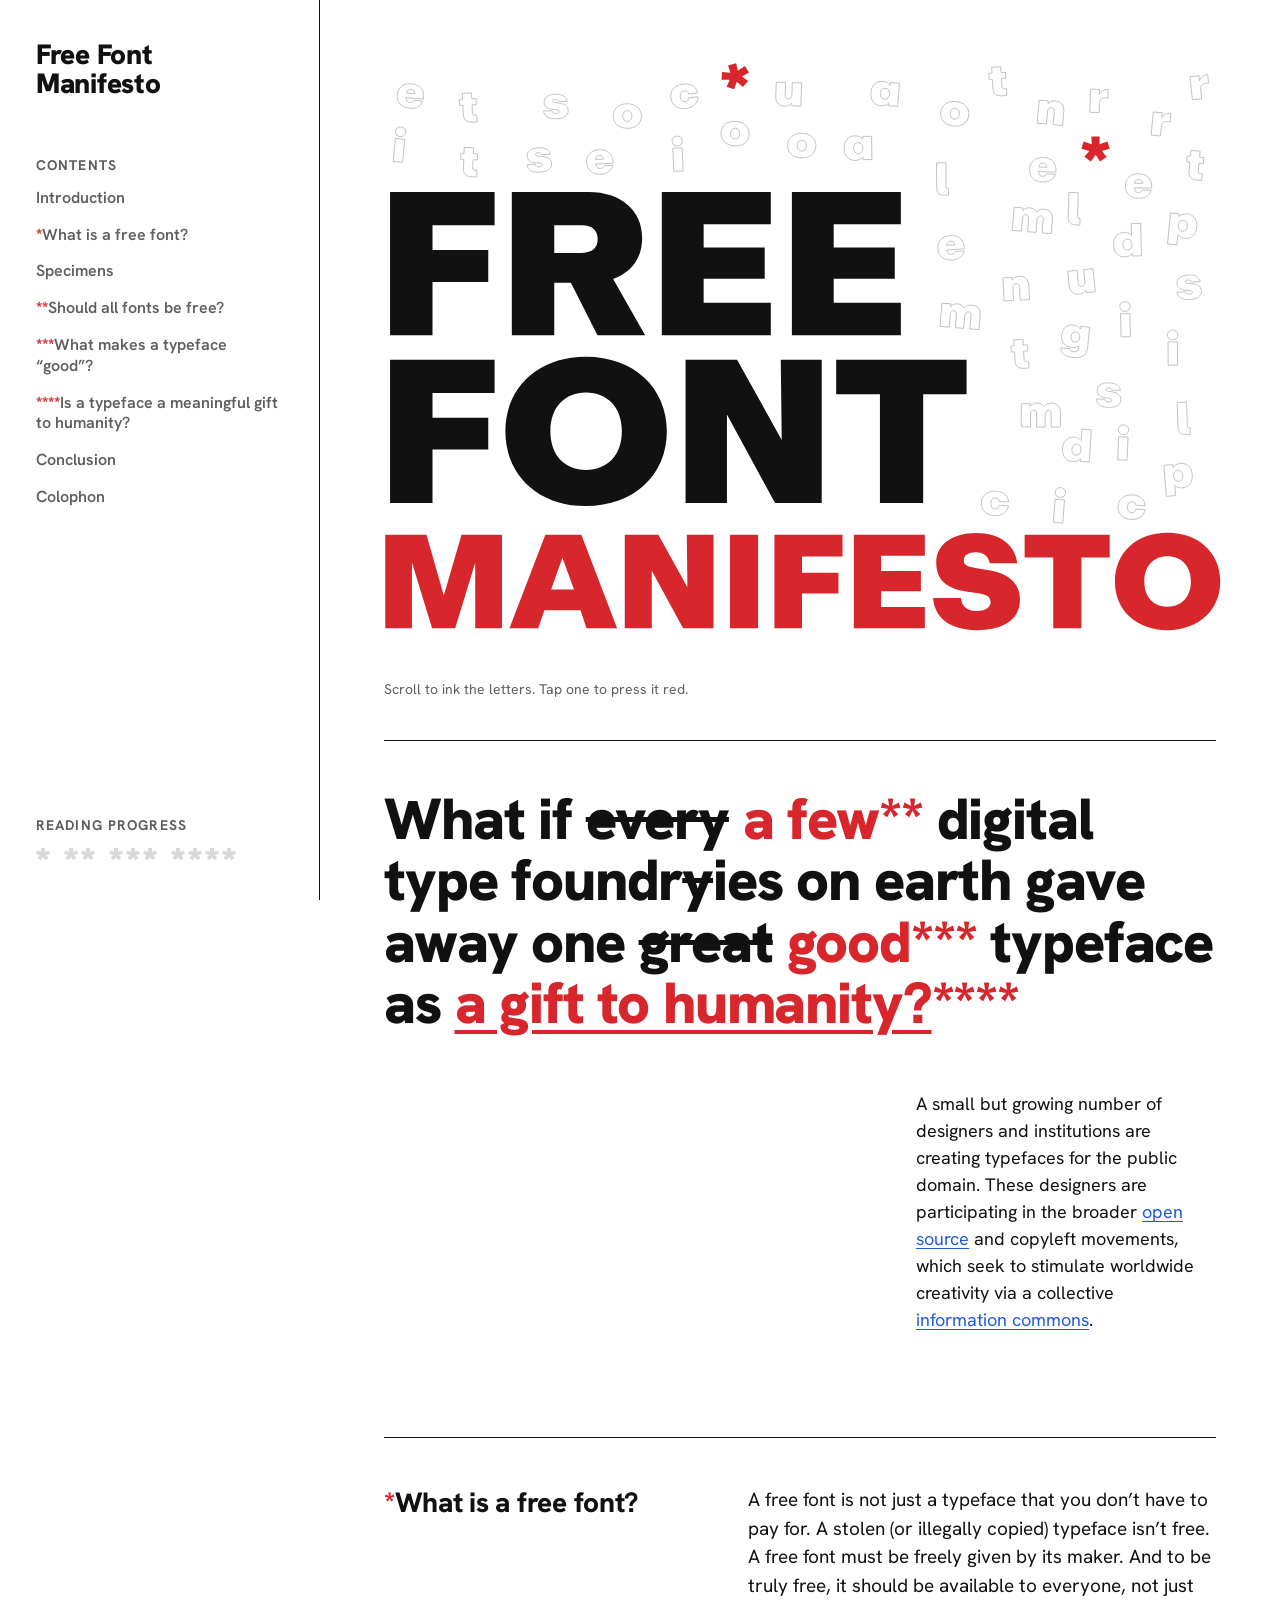
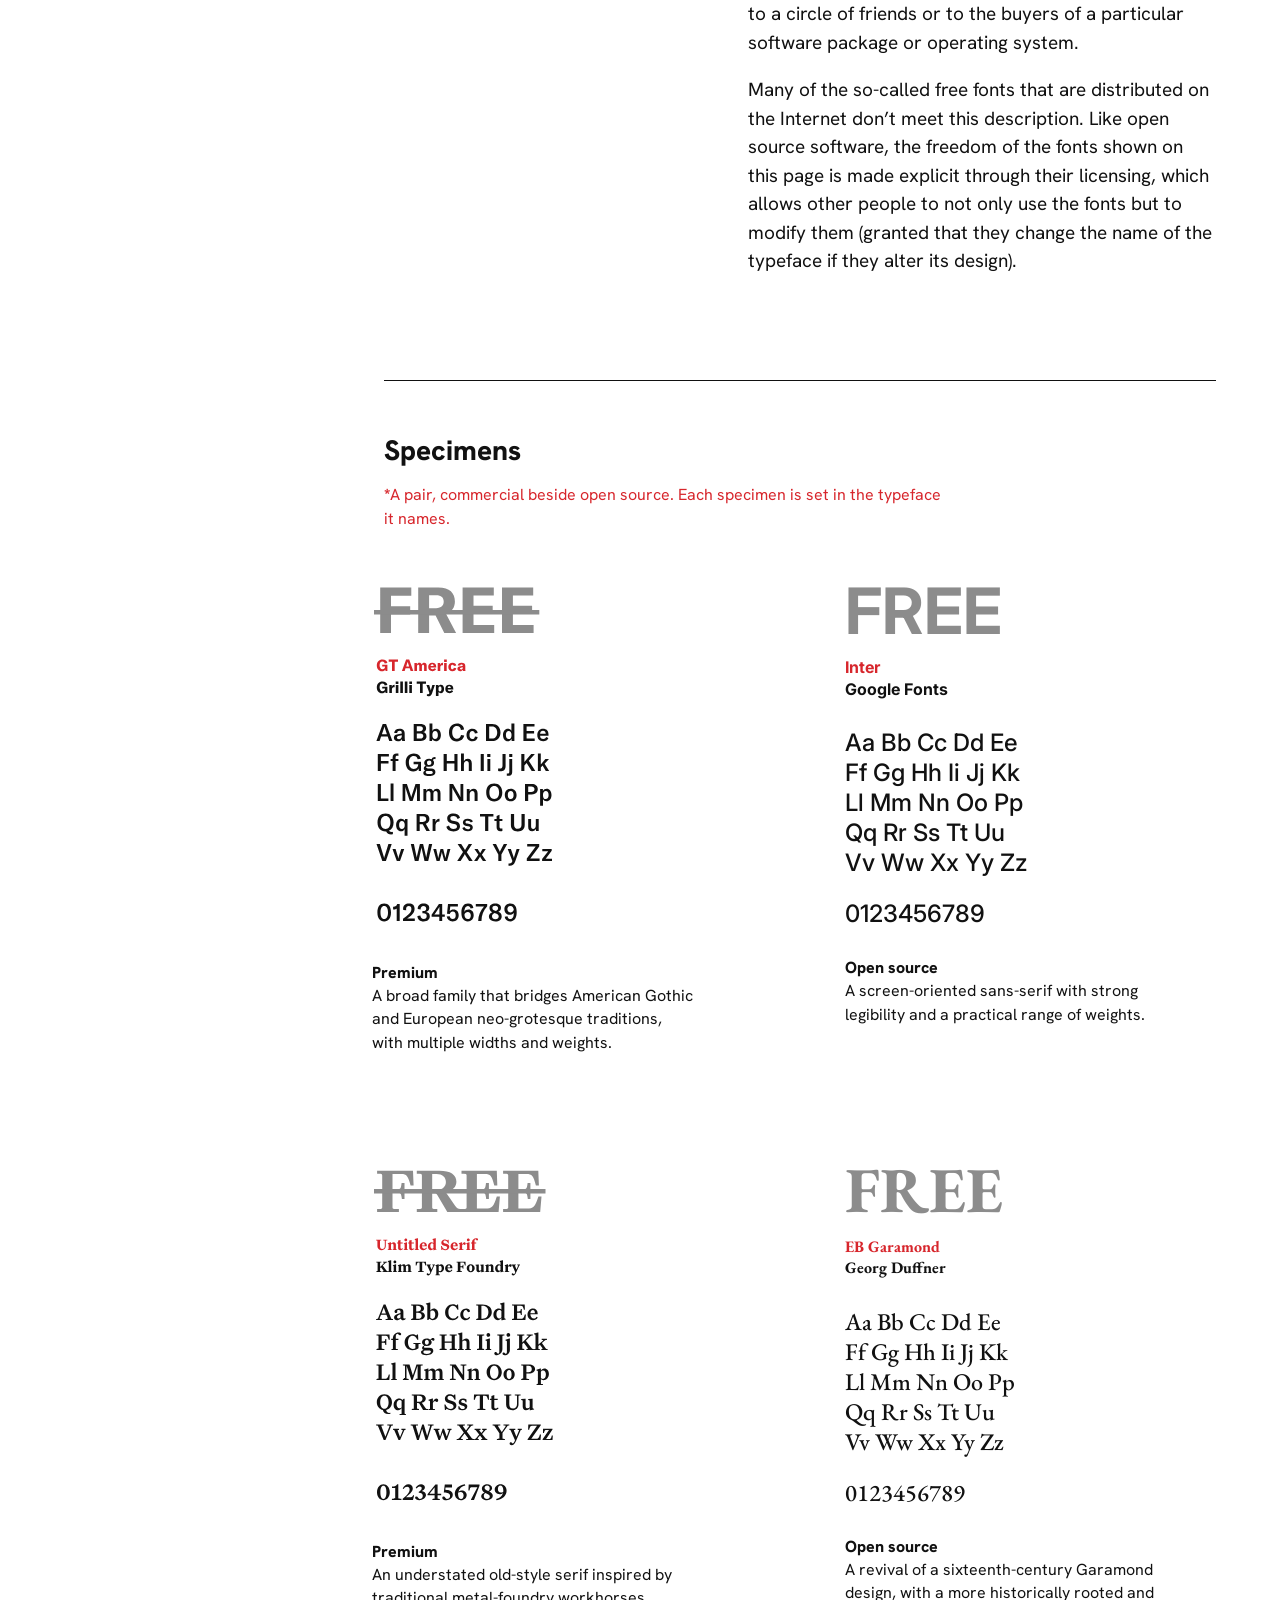
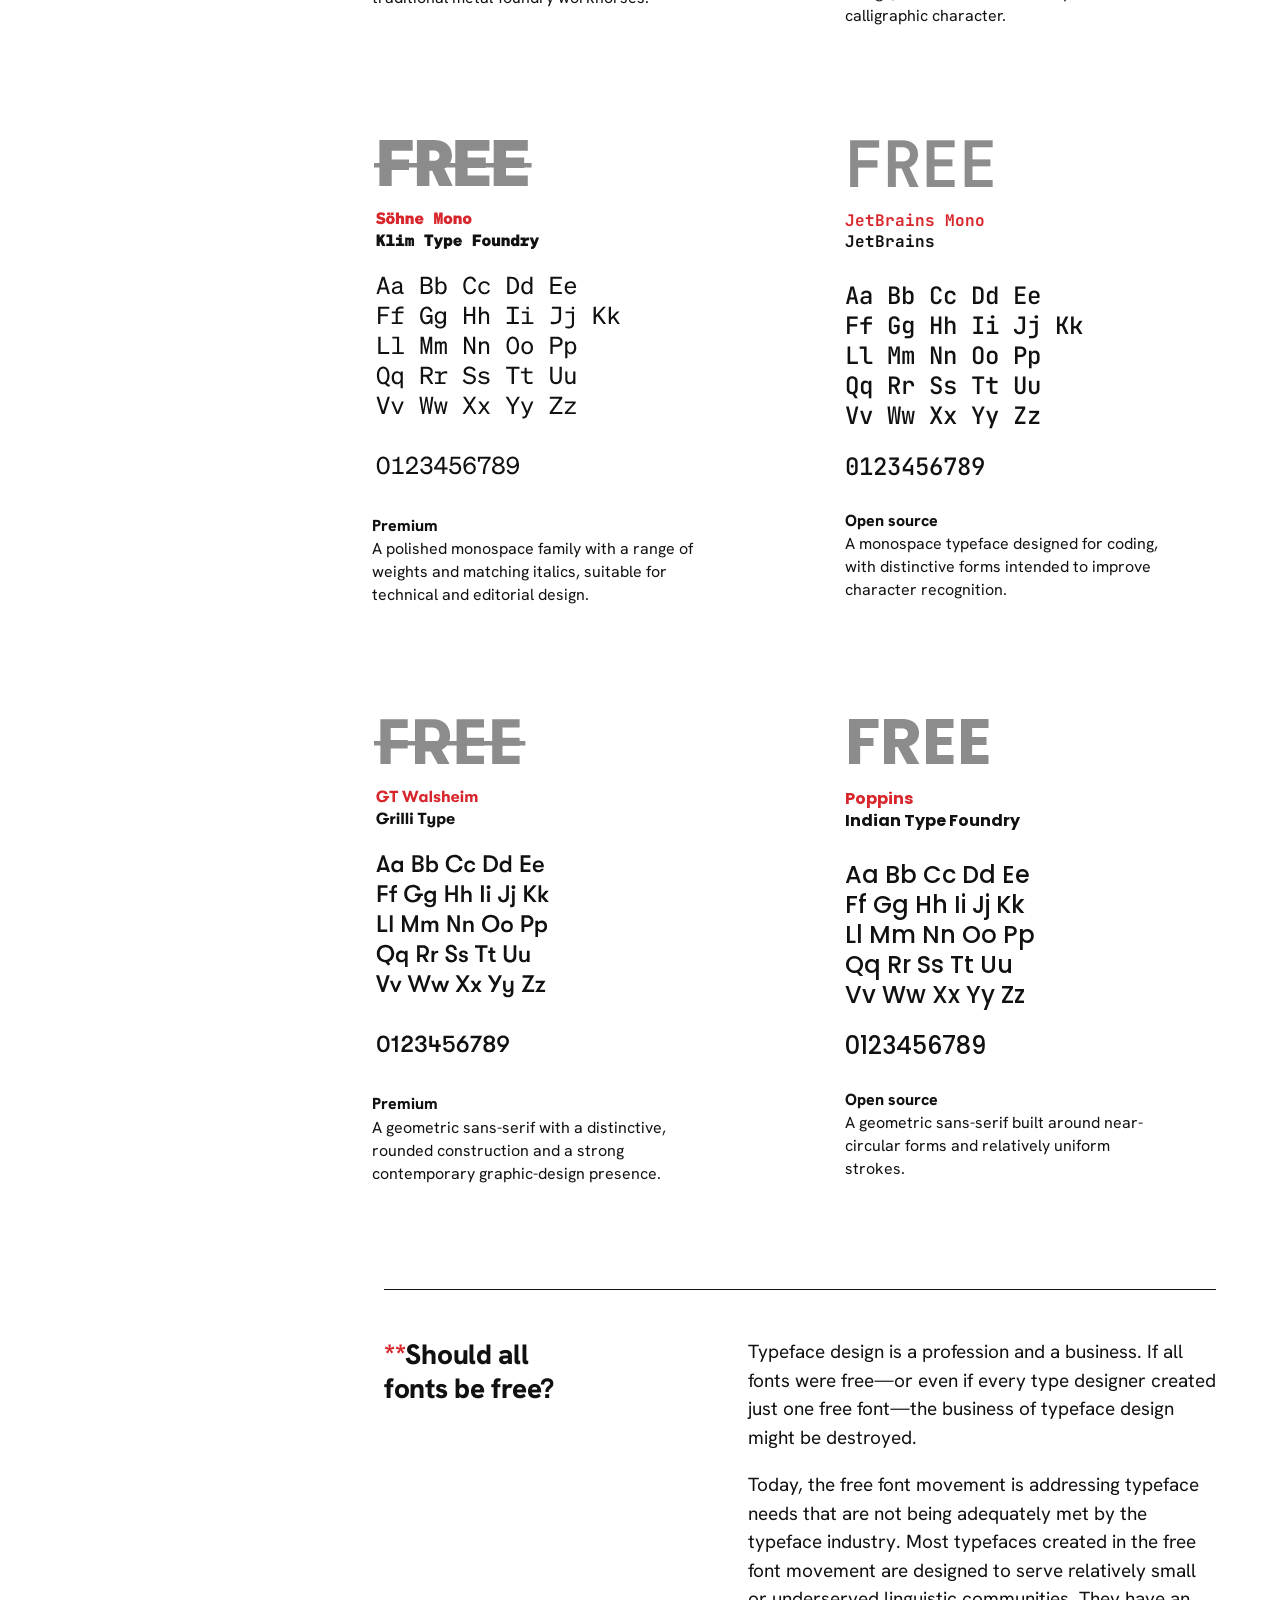
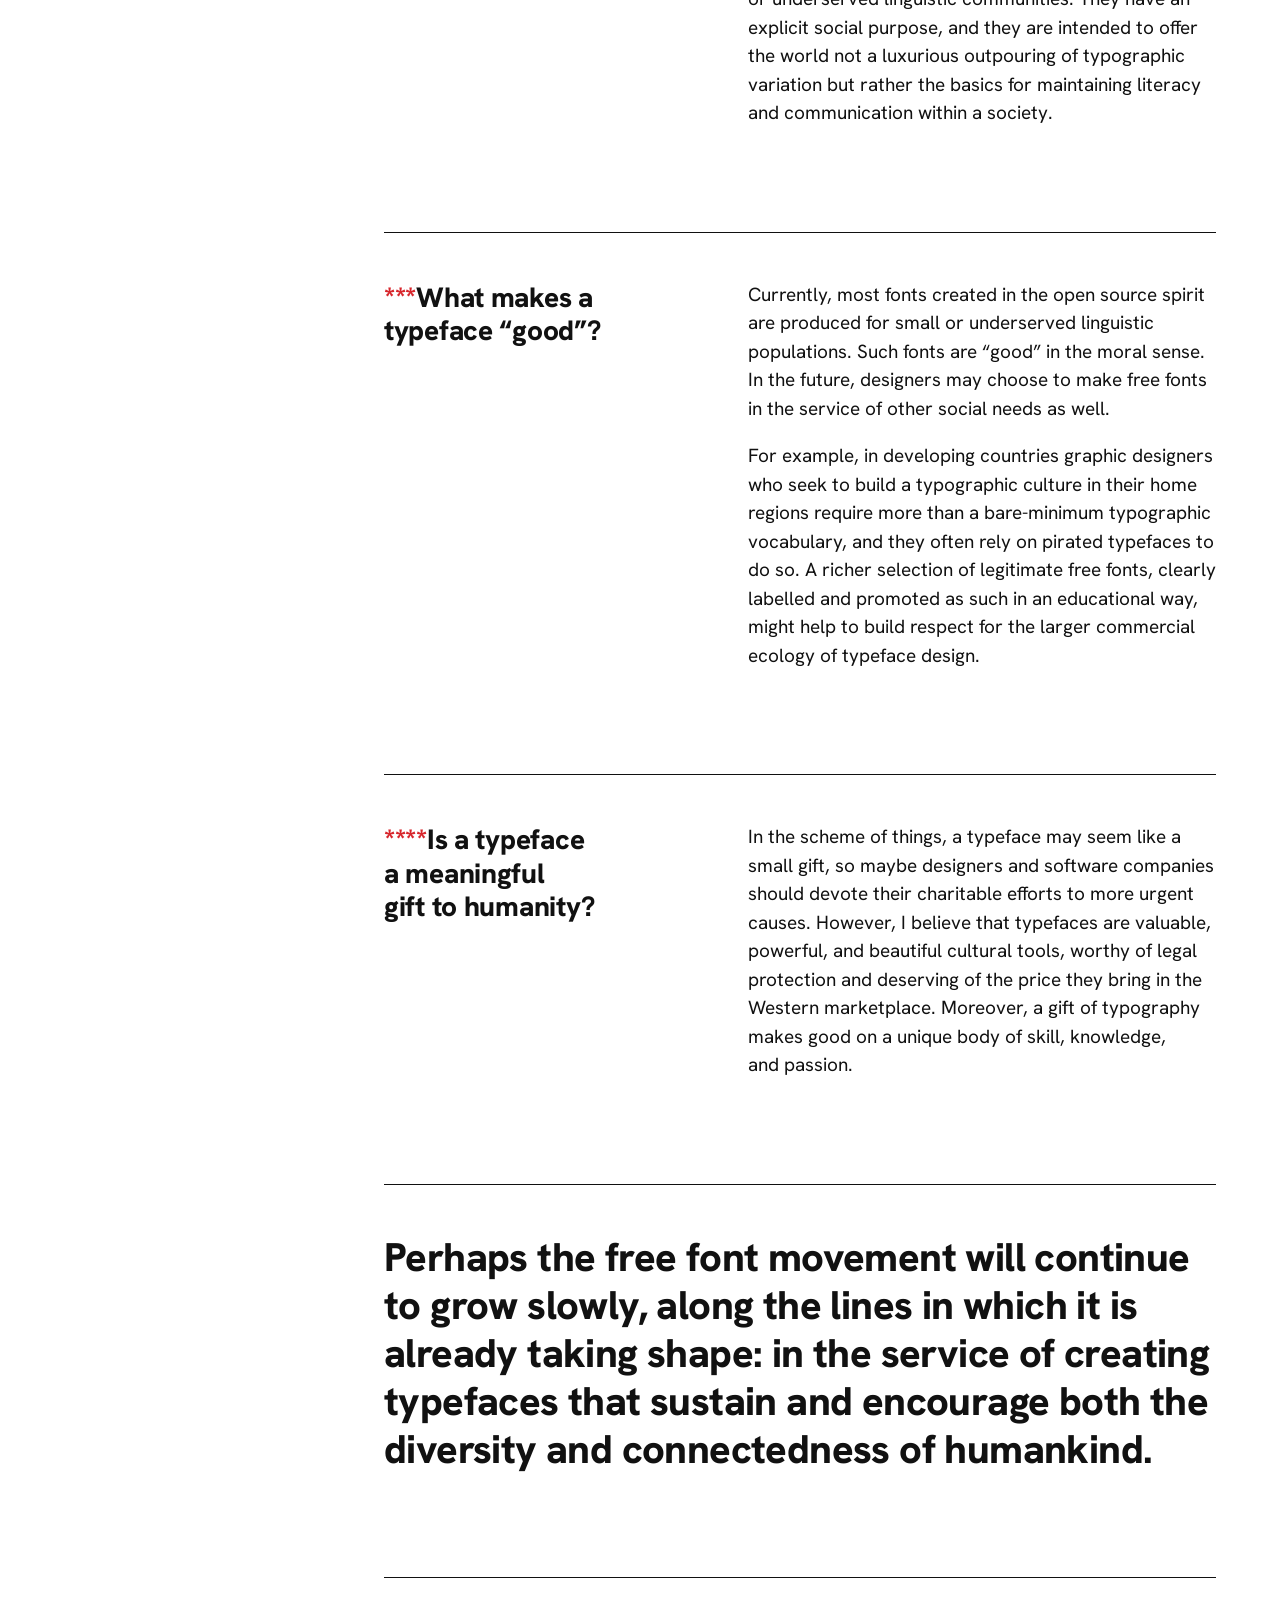
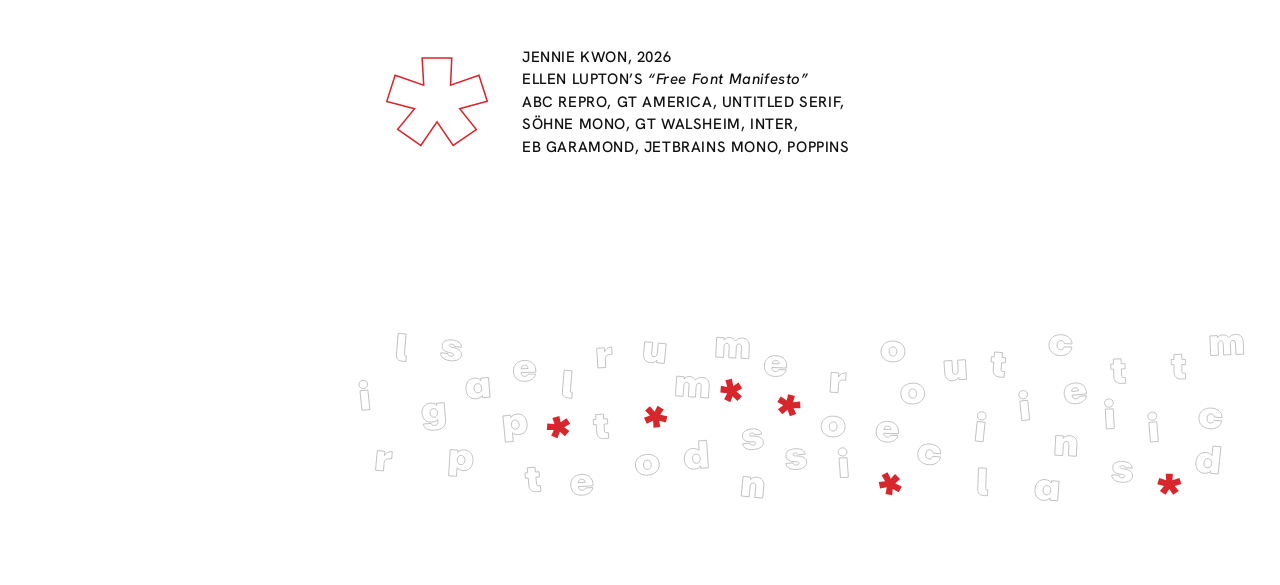
<file: index.html>
<!doctype html>
<html lang="en">
<head>
<meta charset="utf-8">
<meta name="viewport" content="width=device-width, initial-scale=1">
<title>Free Font Manifesto</title>
<meta name="description" content="Free Font Manifesto — Ellen Lupton’s text, set by Jennie Kwon as an editorial web piece with four typeface pairs, commercial beside open source.">
<link rel="icon" href="favicon.svg?v=20261029m" type="image/svg+xml">
<link rel="icon" href="favicon-32.png?v=20261029m" sizes="32x32" type="image/png">
<link rel="icon" href="favicon.ico?v=20261029m" sizes="any">
<link rel="apple-touch-icon" href="apple-touch-icon.png?v=20261029m">
<meta name="theme-color" content="#ffffff">
<link rel="preconnect" href="https://fonts.googleapis.com">
<link rel="preconnect" href="https://fonts.gstatic.com" crossorigin>
<link href="https://fonts.googleapis.com/css2?family=Hanken+Grotesk:ital,wght@0,400;0,500;0,700;0,800;0,900;1,500&family=Inter:wght@500;700&family=EB+Garamond:wght@500;700&family=JetBrains+Mono:wght@500;700&family=Poppins:wght@500;700&display=swap" rel="stylesheet">
<link rel="stylesheet" href="style.css?v=20261029m">
</head>
<body>
<svg width="0" height="0" style="position:absolute" aria-hidden="true"><symbol id="ast" viewBox="0 0 50.6 44" width="50.6" height="44"><path d="M17.1 44L25.3 32.1L33.4 44L45.1 36L36.7 25.5L50.6 21.7L46.4 8.6L32.1 13.6L32.7 0L17.8 0L18.6 13.6L4.2 8.6L0 21.8L14 25.5L5.5 35.9Z"/></symbol></svg>
<a class="skip" href="#main">Skip to content</a>

<header class="topbar">
  <a class="wordmark" href="#top">Free Font Manifesto</a>
  <button class="index-btn" type="button" aria-expanded="false" aria-controls="index-menu"><span class="red" aria-hidden="true">*</span> Index</button>
</header>

<aside class="sidebar" aria-label="Contents">
  <a class="wordmark" href="#top">Free Font<br>Manifesto</a>
  <p class="label">Contents</p>
  <ol class="contents"><li><a href="#intro">Introduction</a></li><li><a href="#q1"><span class="m">*</span>What is a free font?</a></li><li><a href="#specimens">Specimens</a></li><li><a href="#q2"><span class="m">**</span>Should all fonts be free?</a></li><li><a href="#q3"><span class="m">***</span>What makes a typeface “good”?</a></li><li><a href="#q4"><span class="m">****</span>Is a typeface a meaningful gift to&nbsp;humanity?</a></li><li><a href="#conclusion">Conclusion</a></li><li><a href="#colophon">Colophon</a></li></ol>
  <div class="progress" aria-hidden="true"><p class="label">Reading progress</p><p class="dots"><span><svg class="st" width="14" height="12" viewBox="0 0 50.6 44"><use href="#ast"/></svg></span><span><svg class="st" width="14" height="12" viewBox="0 0 50.6 44"><use href="#ast"/></svg><svg class="st" width="14" height="12" viewBox="0 0 50.6 44"><use href="#ast"/></svg></span><span><svg class="st" width="14" height="12" viewBox="0 0 50.6 44"><use href="#ast"/></svg><svg class="st" width="14" height="12" viewBox="0 0 50.6 44"><use href="#ast"/></svg><svg class="st" width="14" height="12" viewBox="0 0 50.6 44"><use href="#ast"/></svg></span><span><svg class="st" width="14" height="12" viewBox="0 0 50.6 44"><use href="#ast"/></svg><svg class="st" width="14" height="12" viewBox="0 0 50.6 44"><use href="#ast"/></svg><svg class="st" width="14" height="12" viewBox="0 0 50.6 44"><use href="#ast"/></svg><svg class="st" width="14" height="12" viewBox="0 0 50.6 44"><use href="#ast"/></svg></span></p></div>
</aside>

<div class="index-menu" id="index-menu" role="dialog" aria-modal="true" aria-label="Index" hidden>
  <div class="index-head"><span class="wordmark">Free Font Manifesto</span><button class="close-btn" type="button">Close <span aria-hidden="true">✕</span></button></div>
  <p class="label">Contents</p>
  <ol class="contents"><li><a href="#intro">Introduction</a></li><li><a href="#q1"><span class="m">*</span>What is a free font?</a></li><li><a href="#specimens">Specimens</a></li><li><a href="#q2"><span class="m">**</span>Should all fonts be free?</a></li><li><a href="#q3"><span class="m">***</span>What makes a typeface “good”?</a></li><li><a href="#q4"><span class="m">****</span>Is a typeface a meaningful gift to&nbsp;humanity?</a></li><li><a href="#conclusion">Conclusion</a></li><li><a href="#colophon">Colophon</a></li></ol>
  <p class="dots red" aria-hidden="true"><span><svg class="st" width="14" height="12" viewBox="0 0 50.6 44"><use href="#ast"/></svg></span><span><svg class="st" width="14" height="12" viewBox="0 0 50.6 44"><use href="#ast"/></svg><svg class="st" width="14" height="12" viewBox="0 0 50.6 44"><use href="#ast"/></svg></span><span><svg class="st" width="14" height="12" viewBox="0 0 50.6 44"><use href="#ast"/></svg><svg class="st" width="14" height="12" viewBox="0 0 50.6 44"><use href="#ast"/></svg><svg class="st" width="14" height="12" viewBox="0 0 50.6 44"><use href="#ast"/></svg></span><span><svg class="st" width="14" height="12" viewBox="0 0 50.6 44"><use href="#ast"/></svg><svg class="st" width="14" height="12" viewBox="0 0 50.6 44"><use href="#ast"/></svg><svg class="st" width="14" height="12" viewBox="0 0 50.6 44"><use href="#ast"/></svg><svg class="st" width="14" height="12" viewBox="0 0 50.6 44"><use href="#ast"/></svg></span></p>
</div>

<main id="main">
  <section class="cover" id="top" aria-label="Cover">
    <h1 class="sr-only">Free Font Manifesto</h1>
    <svg xmlns="http://www.w3.org/2000/svg" class="field cover hero-d" viewBox="0 0 1088 760" width="1088" height="760" preserveAspectRatio="xMidYMid meet" style="aspect-ratio:1088/760" aria-hidden="true" focusable="false"><g class="glyphs"><path class="g" d="M854 523.5C858 523.5 860.9 521.9 862.6 519.6V522.7H872.9V486H862.2V499.1C860.5 497.1 857.7 495.6 854 495.6C846.6 495.6 841.6 501.2 841.6 509.6C841.6 518.1 846.6 523.5 854 523.5ZM857.5 515.8C854.4 515.8 852.3 513.4 852.3 509.6C852.3 505.8 854.4 503.4 857.5 503.4C860.7 503.4 862.7 505.8 862.7 509.6C862.7 513.4 860.7 515.8 857.5 515.8Z" transform="rotate(3.8 857.8 507.1)"/><path class="g" d="M348.4 145.4C357.8 145.4 364.3 140 364.3 131.5C364.3 123 357.8 117.6 348.4 117.6C339 117.6 332.4 123 332.4 131.5C332.4 140 339 145.4 348.4 145.4ZM348.4 137.7C345.3 137.7 343.2 135.3 343.2 131.5C343.2 127.7 345.3 125.3 348.4 125.3C351.5 125.3 353.6 127.7 353.6 131.5C353.6 135.3 351.5 137.7 348.4 137.7Z" transform="rotate(1.8 348.4 129.0)"/><path class="g" d="M774.5 340.4H785.2V326.6C785.2 323.5 786.3 321.5 789.1 321.5C791.5 321.5 792.8 322.9 792.8 325.8V340.4H803.4V324.3C803.4 316.7 798.8 313.4 793.1 313.4C789.1 313.4 786.2 315.3 784.7 317.3V314.1H774.5Z" transform="rotate(-3.0 788.8 324.8)"/><path class="g" d="M858.6 333C862.3 333 865.3 331.3 866.9 329V332.2H877.2V305.9H866.5V319.5C866.5 323.2 864.9 324.6 862.6 324.6C860.4 324.6 859 323.3 859 320.2V305.9H848.4V322C848.4 329.7 852.9 333 858.6 333Z" transform="rotate(-5.7 862.9 316.6)"/><path class="g" d="M907.5 381.7H918.1V355.4H907.5ZM912.7 352.9C916.3 352.9 918.7 350.3 918.7 347.3C918.7 344.3 916.3 341.8 912.7 341.8C909.1 341.8 906.9 344.3 906.9 347.3C906.9 350.3 909.1 352.9 912.7 352.9Z" transform="rotate(-1.4 912.8 366.1)"/><path class="g" d="M984.5 339.5C994 339.5 998.5 335.9 998.5 330.5C998.5 325.4 994.8 322.8 988.2 321.8L984.4 321.3C981.9 320.8 981.1 320.3 981.1 319.2C981.1 318.1 982 317.2 984.1 317.2C986.7 317.2 987.9 318.4 988.1 320H997.7C997.1 315.2 992.8 311.6 984.3 311.6C975.8 311.6 971.5 315.3 971.5 320.2C971.5 324.8 974.3 327.8 981.4 328.7L984.8 329.1C987.5 329.5 988.1 330.2 988.1 331.4C988.1 332.6 986.9 333.5 984.5 333.5C981.6 333.5 980.4 332 980.2 330.3H970.7C971 335.8 975.6 339.5 984.5 339.5Z" transform="rotate(-3.9 984.6 323.1)"/><path class="g" d="M785.8 263H796.3V248.4C796.3 245.7 797.3 244 799.7 244C802.1 244 803.2 245.5 803.2 248.1V263H812.8V248.4C812.8 245.7 814 244 816.4 244C818.7 244 819.7 245.5 819.7 248.1V263H830.1V246.5C830.1 239.2 825.8 235.9 820.1 235.9C816.2 235.9 813 237.6 811.3 240.1C809.6 237.5 806.9 235.9 803.4 235.9C799.8 235.9 797.3 237.6 795.9 239.6V236.7H785.8Z" transform="rotate(4.9 807.8 247.4)"/><path class="g" d="M957.2 561.4H967.8V549.9C969.5 551.8 972.4 553.3 976.1 553.3C983.5 553.3 988.4 547.8 988.4 539.4C988.4 530.9 983.5 525.4 976.1 525.4C972.2 525.4 969.1 527.1 967.4 529.3V526.2H957.2ZM972.5 545.6C969.3 545.6 967.3 543.2 967.3 539.4C967.3 535.6 969.3 533.2 972.5 533.2C975.6 533.2 977.7 535.6 977.7 539.4C977.7 543.2 975.6 545.6 972.5 545.6Z" transform="rotate(-4.4 972.2 536.9)"/><path class="g" d="M171.8 138.5H177.4V130.8H174.9C173.3 130.8 172.5 130.2 172.5 128.6V119.1H177.4V112.2H172.5V105.5H162.1V112.2H158.4V119.1H162.1V129.4C162.1 135.4 165.4 138.5 171.8 138.5Z" transform="rotate(-2.5 168.3 122.9)"/><path class="g" d="M247.9 195.2C257.4 195.2 261.9 191.6 261.9 186.2C261.9 181.1 258.2 178.5 251.6 177.6L247.8 177C245.3 176.6 244.5 176 244.5 174.9C244.5 173.8 245.4 173 247.5 173C250.1 173 251.3 174.1 251.5 175.7H261.1C260.5 170.9 256.2 167.4 247.7 167.4C239.2 167.4 234.9 171.1 234.9 175.9C234.9 180.6 237.7 183.5 244.8 184.4L248.2 184.8C250.9 185.3 251.5 186 251.5 187.1C251.5 188.4 250.3 189.2 247.9 189.2C245 189.2 243.8 187.7 243.6 186H234.1C234.4 191.5 239 195.2 247.9 195.2Z" transform="rotate(-4.0 248.0 178.8)"/><path class="g" d="M920 588.7C929.4 588.7 934.7 583.3 935.2 576.9H924.9C924.4 579.5 922.8 581 920.1 581C917.2 581 915.2 578.8 915.2 574.8C915.3 570.8 917.2 568.6 920.1 568.6C922.8 568.6 924.5 570.1 924.9 572.6H935.2C934.7 565.9 929.3 560.9 920 560.9C910.8 560.9 904.5 566.3 904.5 574.8C904.5 583.2 910.8 588.7 920 588.7Z" transform="rotate(2.5 919.8 572.4)"/><path class="g" d="M893.9 461.7C903.3 461.7 907.8 458.1 907.8 452.7C907.8 447.6 904.1 445 897.6 444L893.7 443.5C891.3 443.1 890.4 442.5 890.4 441.4C890.4 440.3 891.3 439.5 893.5 439.5C896 439.5 897.2 440.6 897.5 442.2H907C906.4 437.4 902.1 433.9 893.7 433.9C885.1 433.9 880.8 437.5 880.8 442.4C880.8 447.1 883.6 450 890.7 450.9L894.1 451.3C896.8 451.7 897.5 452.5 897.5 453.6C897.5 454.9 896.3 455.7 893.8 455.7C890.9 455.7 889.7 454.2 889.6 452.5H880C880.3 458 885 461.7 893.9 461.7Z" transform="rotate(1.3 893.9 445.3)"/><path class="g" d="M470.7 165.4C480.1 165.4 486.6 159.9 486.6 151.4C486.6 142.9 480.1 137.5 470.7 137.5C461.3 137.5 454.7 142.9 454.7 151.4C454.7 159.9 461.3 165.4 470.7 165.4ZM470.7 157.6C467.6 157.6 465.5 155.3 465.5 151.4C465.5 147.6 467.6 145.2 470.7 145.2C473.8 145.2 475.9 147.6 475.9 151.4C475.9 155.3 473.8 157.6 470.7 157.6Z" transform="rotate(5.0 470.7 149.0)"/><path class="g" d="M927.8 224.7C936.4 224.7 941.1 220.4 942.2 215.4H932.4C931.7 217 930.3 218.2 927.7 218.2C924.8 218.2 923 216.3 923 213H942.6C943.5 203.7 938.3 196.9 927.8 196.9C918.6 196.9 912.8 202.4 912.8 210.6C912.8 219.1 918.3 224.7 927.8 224.7ZM932.4 207.8H923.1C923.3 205 925.1 203.3 927.8 203.3C930.5 203.3 932.3 205 932.4 207.8Z" transform="rotate(0.9 927.7 208.4)"/><path class="g" d="M606.4 181.8C610.4 181.8 613.4 180.2 615.1 177.9V181H625.3V154.7H615.1V157.9C613.4 155.5 610.4 153.9 606.4 153.9C599 153.9 594 159.4 594 167.9C594 176.3 599 181.8 606.4 181.8ZM610 174.1C606.9 174.1 604.8 171.7 604.8 167.9C604.8 164.1 606.9 161.7 610 161.7C613.2 161.7 615.2 164.1 615.2 167.9C615.2 171.7 613.2 174.1 610 174.1Z" transform="rotate(-0.7 610.3 165.4)"/><path class="g" d="M981.1 492.6H985.7V484.9H984.5C983.3 484.9 982.8 484.4 982.8 483.1V455.8H972.2V483.8C972.2 490 975.1 492.6 981.1 492.6Z" transform="rotate(-2.2 978.4 477.0)"/><path class="g" d="M872.9 127.6H883.6V117.7C883.6 112.6 885.2 110.6 890.4 110.6H893V100.8H892.6C887.9 100.8 884.8 103.2 883.1 106.9V101.3H872.9Z" transform="rotate(2.1 882.1 112.0)"/><path class="g" d="M84.4 183.6H95V157.3H84.4ZM89.7 154.8C93.2 154.8 95.6 152.2 95.6 149.2C95.6 146.2 93.2 143.7 89.7 143.7C86.1 143.7 83.8 146.2 83.8 149.2C83.8 152.2 86.1 154.8 89.7 154.8Z" transform="rotate(5.2 89.7 168.0)"/><path class="g" d="M707.7 221.2H712.3V213.5H711.1C709.9 213.5 709.5 213.1 709.5 211.8V184.5H698.8V212.4C698.8 218.7 701.7 221.2 707.7 221.2Z" transform="rotate(-0.1 705.0 205.6)"/><path class="g" d="M526.9 120.6C530.6 120.6 533.6 119 535.2 116.7V119.8H545.5V93.5H534.9V107.2C534.9 110.8 533.2 112.2 530.9 112.2C528.7 112.2 527.3 110.9 527.3 107.8V93.5H516.7V109.6C516.7 117.4 521.2 120.6 526.9 120.6Z" transform="rotate(2.0 531.2 104.2)"/><path class="g" d="M814.1 141H824.7V127.2C824.7 124.1 825.9 122.1 828.7 122.1C831 122.1 832.3 123.4 832.3 126.3V141H843V124.8C843 117.2 838.4 113.9 832.6 113.9C828.7 113.9 825.8 115.8 824.3 117.9V114.7H814.1Z" transform="rotate(5.3 828.4 125.4)"/><path class="g" d="M819.3 206.3C827.9 206.3 832.6 201.9 833.7 196.9H823.9C823.1 198.6 821.8 199.8 819.2 199.8C816.3 199.8 814.5 197.8 814.5 194.6H834.1C835 185.3 829.7 178.5 819.3 178.5C810 178.5 804.3 184 804.3 192.2C804.3 200.7 809.8 206.3 819.3 206.3ZM823.9 189.4H814.6C814.8 186.6 816.5 184.9 819.2 184.9C821.9 184.9 823.8 186.5 823.9 189.4Z" transform="rotate(2.0 819.2 189.9)"/><path class="g" d="M943.4 154H954.1V144.1C954.1 139 955.7 137 960.9 137H963.5V127.2H963.1C958.4 127.2 955.3 129.6 953.6 133.3V127.7H943.4Z" transform="rotate(5.4 952.6 138.4)"/><path class="g" d="M961.2 413.9H971.8V387.6H961.2ZM966.5 385.1C970 385.1 972.4 382.5 972.4 379.5C972.4 376.5 970 374 966.5 374C962.9 374 960.6 376.5 960.6 379.5C960.6 382.5 962.9 385.1 966.5 385.1Z" transform="rotate(-0.5 966.5 398.3)"/><path class="g" d="M636.9 120.2C640.9 120.2 643.9 118.6 645.6 116.3V119.5H655.9V93.1H645.6V96.3C643.9 94 640.9 92.4 636.9 92.4C629.5 92.4 624.5 97.9 624.5 106.3C624.5 114.8 629.5 120.2 636.9 120.2ZM640.5 112.5C637.4 112.5 635.3 110.2 635.3 106.3C635.3 102.5 637.4 100.1 640.5 100.1C643.7 100.1 645.7 102.5 645.7 106.3C645.7 110.2 643.7 112.5 640.5 112.5Z" transform="rotate(4.3 640.8 103.9)"/><path class="g" d="M719.6 142.9C729 142.9 735.6 137.5 735.6 128.9C735.6 120.4 729 115 719.6 115C710.2 115 703.7 120.4 703.7 128.9C703.7 137.5 710.2 142.9 719.6 142.9ZM719.6 135.1C716.5 135.1 714.4 132.8 714.4 128.9C714.4 125.1 716.5 122.7 719.6 122.7C722.8 122.7 724.8 125.1 724.8 128.9C724.8 132.8 722.8 135.1 719.6 135.1Z" transform="rotate(5.4 719.6 126.5)"/><path class="g" d="M715.1 294.8C723.7 294.8 728.4 290.4 729.5 285.4H719.7C718.9 287 717.6 288.2 715 288.2C712.1 288.2 710.3 286.3 710.2 283H729.8C730.8 273.8 725.5 267 715.1 267C705.8 267 700.1 272.5 700.1 280.7C700.1 289.2 705.6 294.8 715.1 294.8ZM719.7 277.8H710.3C710.6 275.1 712.3 273.4 715 273.4C717.7 273.4 719.6 275 719.7 277.8Z" transform="rotate(-3.6 715.0 278.4)"/><path class="g" d="M765.1 584.4C774.5 584.4 779.8 579 780.4 572.6H770.1C769.6 575.2 768 576.7 765.2 576.7C762.3 576.7 760.3 574.5 760.4 570.5C760.4 566.5 762.3 564.3 765.3 564.3C767.9 564.3 769.7 565.7 770.1 568.3H780.4C779.9 561.5 774.4 556.6 765.1 556.6C756 556.6 749.6 562 749.6 570.5C749.6 578.8 755.9 584.4 765.1 584.4Z" transform="rotate(2.3 764.9 568.0)"/><path class="g" d="M911.6 291.1C915.7 291.1 918.6 289.5 920.3 287.1V290.3H930.6V253.6H919.9V266.7C918.2 264.7 915.3 263.2 911.6 263.2C904.3 263.2 899.3 268.7 899.3 277.2C899.3 285.6 904.3 291.1 911.6 291.1ZM915.2 283.3C912.1 283.3 910 281 910 277.2C910 273.4 912.1 271 915.2 271C918.4 271 920.4 273.4 920.4 277.2C920.4 281 918.4 283.3 915.2 283.3Z" transform="rotate(-1.4 915.5 274.7)"/><path class="g" d="M267.2 134.6C276.6 134.6 281.1 131.1 281.1 125.7C281.1 120.6 277.4 118 270.9 117L267 116.4C264.6 116 263.7 115.5 263.7 114.4C263.7 113.3 264.6 112.4 266.8 112.4C269.3 112.4 270.5 113.6 270.8 115.1H280.3C279.7 110.4 275.4 106.8 267 106.8C258.4 106.8 254.1 110.5 254.1 115.4C254.1 120 256.9 122.9 264 123.9L267.4 124.3C270.1 124.7 270.8 125.4 270.8 126.6C270.8 127.8 269.6 128.7 267.1 128.7C264.2 128.7 263 127.2 262.9 125.5H253.3C253.6 131 258.3 134.6 267.2 134.6Z" transform="rotate(-1.2 267.3 118.3)"/><path class="g" d="M797 417.7H802.6V410H800.1C798.5 410 797.7 409.5 797.7 407.8V398.3H802.6V391.4H797.7V384.8H787.3V391.4H783.6V398.3H787.3V408.6C787.3 414.6 790.6 417.7 797 417.7Z" transform="rotate(-3.4 793.5 402.1)"/><path class="g" d="M400.3 194H410.9V167.7H400.3ZM405.5 165.2C409.1 165.2 411.4 162.7 411.4 159.7C411.4 156.6 409.1 154.2 405.5 154.2C401.9 154.2 399.7 156.6 399.7 159.7C399.7 162.7 401.9 165.2 405.5 165.2Z" transform="rotate(-2.2 405.6 178.4)"/><path class="g" d="M703.9 371.8H714.4V357.1C714.4 354.5 715.4 352.8 717.8 352.8C720.2 352.8 721.3 354.2 721.3 356.8V371.8H730.9V357.1C730.9 354.4 732.1 352.8 734.5 352.8C736.8 352.8 737.8 354.2 737.8 356.8V371.8H748.2V355.3C748.2 348 743.9 344.7 738.2 344.7C734.3 344.7 731.1 346.4 729.4 348.9C727.7 346.3 725 344.7 721.5 344.7C717.9 344.7 715.4 346.4 714 348.4V345.4H703.9Z" transform="rotate(4.8 725.9 356.2)"/><path class="g" d="M794.8 483.9H805.3V469.3C805.3 466.6 806.3 464.9 808.8 464.9C811.2 464.9 812.2 466.3 812.2 468.9V483.9H821.9V469.3C821.9 466.6 823 464.9 825.4 464.9C827.7 464.9 828.7 466.3 828.7 468.9V483.9H839.2V467.4C839.2 460.1 834.8 456.8 829.1 456.8C825.2 456.8 822.1 458.5 820.3 461C818.6 458.4 815.9 456.8 812.4 456.8C808.9 456.8 806.4 458.5 804.9 460.5V457.6H794.8Z" transform="rotate(0.3 816.9 468.3)"/><path class="g" d="M102.8 122.7C111.3 122.7 116.1 118.4 117.2 113.4H107.3C106.6 115 105.3 116.2 102.7 116.2C99.7 116.2 98 114.3 97.9 111H117.5C118.5 101.7 113.2 94.9 102.8 94.9C93.5 94.9 87.7 100.4 87.7 108.6C87.7 117.1 93.2 122.7 102.8 122.7ZM107.4 105.8H98C98.3 103 100 101.3 102.7 101.3C105.4 101.3 107.2 103 107.4 105.8Z" transform="rotate(5.1 102.7 106.4)"/><path class="g" d="M962.8 278H973.4V266.5C975.1 268.4 978 269.9 981.7 269.9C989.1 269.9 994 264.4 994 256C994 247.5 989.1 242 981.7 242C977.7 242 974.7 243.7 973 245.9V242.8H962.8ZM978.1 262.1C974.9 262.1 972.9 259.8 972.9 256C972.9 252.2 974.9 249.8 978.1 249.8C981.2 249.8 983.3 252.2 983.3 256C983.3 259.8 981.2 262.1 978.1 262.1Z" transform="rotate(5.5 977.8 253.5)"/><path class="g" d="M412.8 123.1C422.2 123.1 427.5 117.6 428 111.2H417.7C417.2 113.8 415.6 115.4 412.9 115.4C410 115.4 408 113.1 408 109.1C408.1 105.1 410 102.9 412.9 102.9C415.6 102.9 417.3 104.4 417.7 106.9H428C427.5 100.2 422.1 95.2 412.8 95.2C403.6 95.2 397.3 100.6 397.3 109.1C397.3 117.5 403.6 123.1 412.8 123.1Z" transform="rotate(-5.1 412.6 106.7)"/><path class="g" d="M771.9 108.8H777.5V101.1H775C773.4 101.1 772.6 100.6 772.6 98.9V89.4H777.5V82.5H772.6V75.9H762.2V82.5H758.5V89.4H762.2V99.7C762.2 105.7 765.5 108.8 771.9 108.8Z" transform="rotate(-3.6 768.4 93.2)"/><path class="g" d="M855.9 405.3C865.1 405.3 871.3 401.5 871.3 393V369.4H861.1V372.4C859.3 370.3 856.4 368.8 852.3 368.8C845.4 368.8 840.6 373.7 840.6 381.6C840.6 389.4 845.7 394.2 852.7 394.2C856.5 394.2 859.3 393.2 861.1 391.3V393.9C861.1 397.1 859.3 398.9 856 398.9C853 398.9 851.7 397.6 851.4 395.8H841C841.6 401.7 846.4 405.3 855.9 405.3ZM856.3 387.8C853.2 387.8 851.3 385.7 851.3 382.2C851.3 378.4 853.2 376.4 856.3 376.4C859.4 376.4 861.3 378.4 861.3 382.2C861.3 385.7 859.3 387.8 856.3 387.8Z" transform="rotate(5.6 856.5 380.1)"/><path class="g" d="M546.1 178.9C555.5 178.9 562.1 173.5 562.1 165C562.1 156.5 555.5 151.1 546.1 151.1C536.7 151.1 530.1 156.5 530.1 165C530.1 173.5 536.7 178.9 546.1 178.9ZM546.1 171.2C543 171.2 540.9 168.9 540.9 165C540.9 161.2 543 158.8 546.1 158.8C549.3 158.8 551.3 161.2 551.3 165C551.3 168.9 549.3 171.2 546.1 171.2Z" transform="rotate(1.8 546.1 162.6)"/><path class="g" d="M857.1 254.9H861.6V247.2H860.4C859.3 247.2 858.8 246.8 858.8 245.5V218.2H848.2V246.1C848.2 252.4 851.1 254.9 857.1 254.9Z" transform="rotate(1.6 854.3 239.3)"/><path class="g" d="M832.3 592.5H843V566.2H832.3ZM837.6 563.7C841.1 563.7 843.5 561.2 843.5 558.2C843.5 555.1 841.1 552.6 837.6 552.6C834 552.6 831.8 555.1 831.8 558.2C831.8 561.2 834 563.7 837.6 563.7Z" transform="rotate(4.4 837.7 576.9)"/><path class="g" d="M987 112.2H997.7V102.3C997.7 97.2 999.3 95.2 1004.6 95.2H1007.2V85.4H1006.8C1002.1 85.4 998.9 87.8 997.3 91.5V85.9H987Z" transform="rotate(-5.9 996.3 96.6)"/><path class="g" d="M995.2 203.9H1000.8V196.2H998.3C996.7 196.2 995.9 195.6 995.9 194V184.5H1000.8V177.6H995.9V170.9H985.5V177.6H981.8V184.5H985.5V194.8C985.5 200.8 988.8 203.9 995.2 203.9Z" transform="rotate(5.4 991.7 188.3)"/><path class="g" d="M317.1 197.5C325.6 197.5 330.4 193.1 331.5 188.1H321.6C320.9 189.7 319.6 190.9 317 190.9C314 190.9 312.3 189 312.2 185.7H331.8C332.8 176.5 327.5 169.7 317.1 169.7C307.8 169.7 302 175.2 302 183.4C302 191.9 307.5 197.5 317.1 197.5ZM321.7 180.5H312.3C312.6 177.8 314.3 176.1 317 176.1C319.7 176.1 321.5 177.7 321.7 180.5Z" transform="rotate(-2.8 317.0 181.1)"/><path class="g" d="M904.7 521.4H915.3V495.1H904.7ZM909.9 492.6C913.4 492.6 915.8 490.1 915.8 487C915.8 484 913.4 481.5 909.9 481.5C906.3 481.5 904.1 484 904.1 487C904.1 490.1 906.3 492.6 909.9 492.6Z" transform="rotate(2.2 910.0 505.8)"/><path class="g" d="M172.6 200.3H178.2V192.6H175.7C174.1 192.6 173.3 192 173.3 190.4V180.9H178.2V174H173.3V167.3H162.8V174H159.2V180.9H162.8V191.2C162.8 197.2 166.2 200.3 172.6 200.3Z" transform="rotate(2.3 169.1 184.7)"/><path class="a" d="M465.5 100.4 L470.7 92.9 L475.9 100.4 L483.3 95.3 L478.0 88.6 L486.8 86.2 L484.2 77.9 L475.0 81.1 L475.4 72.4 L465.9 72.4 L466.4 81.1 L457.3 77.9 L454.6 86.3 L463.5 88.6 L458.1 95.3Z"/><path class="a" d="M873.7 182.9 L879.0 175.3 L884.1 182.9 L891.6 177.8 L886.2 171.1 L895.1 168.7 L892.4 160.3 L883.3 163.5 L883.7 154.8 L874.2 154.8 L874.7 163.5 L865.5 160.3 L862.8 168.7 L871.8 171.1 L866.3 177.7Z"/></g><path class="ink" d="M79.4 380H127.5V319.5H190.7V283.4H127.5V255.3H197.9V217.6H79.4ZM217.4 380H265.5V320.4H284.3L314.5 380H368.5L332.2 316.1C353.1 308.7 365.1 292.6 365.1 269.4C365.1 238.5 340.9 217.6 304.4 217.6H217.4ZM297 286.6H265.5V255.3H297C308.5 255.3 314.7 261.1 314.7 271C314.7 281.1 308.5 286.6 297 286.6ZM387.4 380H510.9V343.2H434.8V315.8H504V280.4H434.8V254.2H510.9V217.6H387.4ZM534.8 380H658.3V343.2H582.2V315.8H651.4V280.4H582.2V254.2H658.3V217.6H534.8Z"/><path class="ink" d="M79.4 570H127.5V509.5H190.7V473.4H127.5V445.3H197.9V407.6H79.4ZM301.4 573.5C355.6 573.5 393.1 538.5 393.1 488.8C393.1 439.1 355.6 404.2 301.4 404.2C247.3 404.2 210.1 439.1 210.1 488.8C210.1 538.5 247.3 573.5 301.4 573.5ZM301.4 532.7C277.7 532.7 261.1 516.2 261.1 488.8C261.1 461.4 277.7 444.9 301.4 444.9C325.3 444.9 342.1 461.4 342.1 488.8C342.1 516.2 325.3 532.7 301.4 532.7ZM414.3 570H461.2V469.9L515.7 570H568.6V407.6H522.2L523.3 498.7L472.7 407.6H414.3ZM634.6 570H683.6V446.9H732.8V407.6H585V446.9H634.6Z"/><path class="red" d="M74 712H104.2V637.5L127 712H153.2L175.9 637.8V712H206.2V606.1H160.4L140.3 674.8L120.7 606.1H74ZM214.7 712H247.3L254.3 691.6H295.3L302 712H336.7L296.2 606.1H255.4ZM262 668.1 274.7 632.1 287.9 668.1ZM345.4 712H376V646.8L411.5 712H446V606.1H415.7L416.4 665.5L383.5 606.1H345.4ZM464.6 712H496.5V606.1H464.6ZM515 712H546.3V672.6H587.6V649H546.3V630.7H592.2V606.1H515ZM605 712H685.5V688H635.9V670.2H681V647.1H635.9V630H685.5V606.1H605ZM744.7 714.2C775.8 714.2 793.3 701.2 793.3 679.8C793.3 660.6 780.3 649.5 756.4 645.9L742.6 643.8C732.4 642.1 729.6 639.9 729.6 634.8C729.6 630.3 733.5 625.9 742.9 625.9C753 625.9 757.9 631.3 759 638.5H790.3C788.2 618.7 772.3 604 743.1 604C715.8 604 698.4 618 698.4 637.2C698.4 655.8 708.1 666.6 732.1 670.3L747.9 672.7C757.3 674.4 760 677.7 760 682.6C760 687.9 755.2 692.5 744.3 692.5C732.1 692.5 727.2 686.2 726.4 677.8H694.8C696.5 700 713.7 714.2 744.7 714.2ZM831 712H862.9V631.8H895V606.1H798.6V631.8H831ZM960.4 714.2C995.8 714.2 1020.3 691.5 1020.3 659.1C1020.3 626.7 995.8 603.9 960.4 603.9C925.2 603.9 900.9 626.7 900.9 659.1C900.9 691.5 925.2 714.2 960.4 714.2ZM960.4 687.7C945 687.7 934.2 676.9 934.2 659.1C934.2 641.2 945 630.4 960.4 630.4C976 630.4 987 641.2 987 659.1C987 676.9 976 687.7 960.4 687.7Z"/></svg>
    <svg xmlns="http://www.w3.org/2000/svg" class="field cover hero-m" viewBox="0 0 440 560" width="440" height="560" preserveAspectRatio="xMidYMid meet" style="aspect-ratio:440/560" aria-hidden="true" focusable="false"><g class="glyphs"><path class="g" d="M96.5 120.9C102.6 120.9 106.9 117.4 106.9 111.8C106.9 106.2 102.6 102.7 96.5 102.7C90.3 102.7 86.1 106.2 86.1 111.8C86.1 117.4 90.3 120.9 96.5 120.9ZM96.5 115.8C94.5 115.8 93.1 114.3 93.1 111.8C93.1 109.3 94.5 107.7 96.5 107.7C98.6 107.7 99.9 109.3 99.9 111.8C99.9 114.3 98.6 115.8 96.5 115.8Z" transform="rotate(-5.5 96.5 110.2)"/><path class="g" d="M57.1 196.6C59.7 196.6 61.7 195.6 62.8 194V196.1H69.5V172.1H62.5V180.6C61.4 179.3 59.5 178.4 57.1 178.4C52.3 178.4 49 182 49 187.5C49 193.1 52.3 196.6 57.1 196.6ZM59.4 191.6C57.4 191.6 56 190 56 187.5C56 185 57.4 183.5 59.4 183.5C61.5 183.5 62.8 185 62.8 187.5C62.8 190 61.5 191.6 59.4 191.6Z" transform="rotate(-3.2 59.6 185.9)"/><path class="g" d="M247.9 51.1H254.7V41.6C254.7 39.9 255.4 38.7 257 38.7C258.5 38.7 259.2 39.7 259.2 41.4V51.1H265.5V41.6C265.5 39.8 266.3 38.7 267.9 38.7C269.4 38.7 270 39.7 270 41.4V51.1H276.9V40.4C276.9 35.6 274 33.5 270.3 33.5C267.7 33.5 265.7 34.6 264.5 36.2C263.4 34.5 261.7 33.5 259.4 33.5C257 33.5 255.4 34.6 254.5 35.9V33.9H247.9Z" transform="rotate(2.7 262.3 40.9)"/><path class="g" d="M275.4 213.9H282.4V196.7H275.4ZM278.9 195.1C281.2 195.1 282.7 193.4 282.7 191.4C282.7 189.4 281.2 187.8 278.9 187.8C276.5 187.8 275 189.4 275 191.4C275 193.4 276.5 195.1 278.9 195.1Z" transform="rotate(-2.4 278.9 203.7)"/><path class="g" d="M211.8 203.6C217.4 203.6 220.5 200.8 221.2 197.5H214.8C214.3 198.6 213.5 199.4 211.8 199.4C209.9 199.4 208.7 198.1 208.7 196H221.5C222.1 189.9 218.7 185.5 211.8 185.5C205.8 185.5 202 189.1 202 194.4C202 200 205.6 203.6 211.8 203.6ZM214.8 192.6H208.7C208.9 190.8 210 189.6 211.8 189.6C213.6 189.6 214.7 190.7 214.8 192.6Z" transform="rotate(-4.1 211.8 192.9)"/><path class="g" d="M336.9 58.3H343.9V51.8C343.9 48.5 344.9 47.2 348.3 47.2H350V40.8H349.8C346.7 40.8 344.6 42.3 343.6 44.8V41.1H336.9Z" transform="rotate(2.9 342.9 48.1)"/><path class="g" d="M324.9 228.2C330.5 228.2 333.6 225.3 334.3 222H327.8C327.4 223.1 326.5 223.9 324.8 223.9C322.9 223.9 321.7 222.6 321.7 220.5H334.5C335.1 214.4 331.7 210 324.9 210C318.8 210 315 213.6 315 218.9C315 224.5 318.6 228.2 324.9 228.2ZM327.9 217.1H321.8C321.9 215.3 323.1 214.2 324.8 214.2C326.6 214.2 327.8 215.2 327.9 217.1Z" transform="rotate(-6.0 324.8 217.4)"/><path class="g" d="M50.7 137.5H54.3V132.5H52.7C51.6 132.5 51.1 132.1 51.1 131V124.8H54.3V120.3H51.1V116H44.3V120.3H41.9V124.8H44.3V131.6C44.3 135.5 46.5 137.5 50.7 137.5Z" transform="rotate(-3.4 48.4 127.3)"/><path class="g" d="M377.5 145.1H384.4V127.9H377.5ZM380.9 126.3C383.2 126.3 384.8 124.6 384.8 122.6C384.8 120.7 383.2 119 380.9 119C378.6 119 377.1 120.7 377.1 122.6C377.1 124.6 378.6 126.3 380.9 126.3Z" transform="rotate(-4.6 381.0 134.9)"/><path class="g" d="M372.7 217H379.6V199.8H372.7ZM376.1 198.2C378.4 198.2 380 196.5 380 194.6C380 192.6 378.4 191 376.1 191C373.8 191 372.3 192.6 372.3 194.6C372.3 196.5 373.8 198.2 376.1 198.2Z" transform="rotate(-3.0 376.1 206.8)"/><path class="g" d="M320.4 102.6C326 102.6 329.1 99.7 329.8 96.5H323.4C322.9 97.5 322 98.3 320.3 98.3C318.4 98.3 317.3 97 317.2 94.9H330C330.7 88.8 327.2 84.4 320.4 84.4C314.3 84.4 310.6 88 310.6 93.4C310.6 98.9 314.2 102.6 320.4 102.6ZM323.4 91.5H317.3C317.5 89.7 318.6 88.6 320.4 88.6C322.1 88.6 323.3 89.7 323.4 91.5Z" transform="rotate(-0.9 320.3 91.9)"/><path class="g" d="M379.8 93.9H382.7V88.8H382C381.2 88.8 380.9 88.6 380.9 87.7V69.9H374V88.1C374 92.2 375.8 93.9 379.8 93.9Z" transform="rotate(-1.4 378.0 83.7)"/><path class="g" d="M374.1 315.2C380.3 315.2 383.3 312.9 383.3 309.4C383.3 306 380.8 304.3 376.6 303.7L374 303.3C372.4 303.1 371.9 302.7 371.9 302C371.9 301.2 372.5 300.7 373.9 300.7C375.5 300.7 376.3 301.5 376.5 302.5H382.8C382.3 299.3 379.6 297 374 297C368.4 297 365.6 299.4 365.6 302.6C365.6 305.7 367.5 307.6 372.1 308.2L374.3 308.5C376.1 308.7 376.5 309.2 376.5 310C376.5 310.8 375.7 311.3 374.1 311.3C372.2 311.3 371.4 310.3 371.3 309.2H365.1C365.3 312.8 368.3 315.2 374.1 315.2Z" transform="rotate(4.7 374.2 304.5)"/><path class="g" d="M150.1 209.9C156.1 209.9 160.2 207.4 160.2 201.9V186.4H153.5V188.4C152.3 187 150.4 186 147.7 186C143.2 186 140.1 189.2 140.1 194.4C140.1 199.5 143.4 202.6 148 202.6C150.5 202.6 152.3 202 153.5 200.7V202.4C153.5 204.5 152.3 205.7 150.2 205.7C148.2 205.7 147.4 204.8 147.2 203.7H140.3C140.8 207.5 143.9 209.9 150.1 209.9ZM150.3 198.5C148.4 198.5 147.1 197 147.1 194.7C147.1 192.3 148.4 191 150.4 191C152.4 191 153.6 192.3 153.6 194.7C153.6 197 152.3 198.5 150.3 198.5Z" transform="rotate(-5.1 150.5 193.4)"/><path class="g" d="M338.1 271.7C344.3 271.7 347.2 269.4 347.2 265.8C347.2 262.5 344.8 260.8 340.5 260.2L338 259.8C336.4 259.5 335.9 259.2 335.9 258.4C335.9 257.7 336.4 257.2 337.8 257.2C339.5 257.2 340.3 257.9 340.4 258.9H346.7C346.3 255.8 343.5 253.5 338 253.5C332.4 253.5 329.6 255.9 329.6 259.1C329.6 262.1 331.4 264 336 264.7L338.3 264.9C340 265.2 340.4 265.7 340.4 266.4C340.4 267.2 339.7 267.8 338.1 267.8C336.2 267.8 335.4 266.8 335.3 265.7H329C329.2 269.3 332.3 271.7 338.1 271.7Z" transform="rotate(1.6 338.2 261.0)"/><path class="g" d="M188.7 76.6H192.4V71.5H190.8C189.7 71.5 189.2 71.2 189.2 70.1V63.9H192.4V59.4H189.2V55H182.4V59.4H180V63.9H182.4V70.7C182.4 74.6 184.6 76.6 188.7 76.6Z" transform="rotate(1.1 186.4 66.4)"/><path class="g" d="M383.2 356.2H386.8V351.1H385.2C384.2 351.1 383.6 350.8 383.6 349.7V343.5H386.8V339H383.6V334.6H376.8V339H374.4V343.5H376.8V350.2C376.8 354.1 379 356.2 383.2 356.2Z" transform="rotate(4.0 380.9 346.0)"/><path class="g" d="M185.8 122.1H192.7V112.6C192.7 110.8 193.3 109.7 194.9 109.7C196.5 109.7 197.2 110.6 197.2 112.3V122.1H203.5V112.6C203.5 110.8 204.2 109.7 205.8 109.7C207.3 109.7 208 110.6 208 112.3V122.1H214.8V111.3C214.8 106.6 212 104.4 208.2 104.4C205.7 104.4 203.6 105.5 202.5 107.2C201.4 105.4 199.6 104.4 197.3 104.4C195 104.4 193.4 105.5 192.4 106.8V104.9H185.8Z" transform="rotate(1.8 200.2 111.9)"/><path class="g" d="M336.8 192.9H343.8V186.5C343.8 183.1 344.9 181.8 348.3 181.8H350V175.4H349.7C346.7 175.4 344.6 177 343.5 179.4V175.7H336.8Z" transform="rotate(2.6 342.9 182.7)"/><path class="g" d="M227.2 171.5H234.1V161.9C234.1 160.2 234.7 159.1 236.3 159.1C237.9 159.1 238.6 160 238.6 161.7V171.5H244.9V161.9C244.9 160.1 245.6 159.1 247.2 159.1C248.7 159.1 249.4 160 249.4 161.7V171.5H256.2V160.7C256.2 155.9 253.4 153.8 249.6 153.8C247.1 153.8 245 154.9 243.9 156.5C242.8 154.8 241 153.8 238.7 153.8C236.4 153.8 234.8 154.9 233.8 156.2V154.3H227.2Z" transform="rotate(0.7 241.6 161.3)"/><path class="g" d="M291.1 62.9H298V56.5C298 53.1 299.1 51.8 302.5 51.8H304.2V45.4H303.9C300.9 45.4 298.8 47 297.8 49.4V45.7H291.1Z" transform="rotate(2.3 297.1 52.7)"/><path class="g" d="M274.5 156.6C280.6 156.6 284.1 153 284.4 148.8H277.7C277.4 150.5 276.3 151.5 274.5 151.5C272.6 151.5 271.3 150.1 271.4 147.5C271.4 144.8 272.6 143.4 274.6 143.4C276.3 143.4 277.4 144.4 277.7 146H284.4C284.1 141.6 280.5 138.4 274.5 138.4C268.5 138.4 264.3 141.9 264.3 147.5C264.3 152.9 268.4 156.6 274.5 156.6Z" transform="rotate(5.2 274.3 145.9)"/><path class="g" d="M114.9 75.8H117.8V70.8H117C116.3 70.8 116 70.5 116 69.7V51.8H109V70.1C109 74.2 110.9 75.8 114.9 75.8Z" transform="rotate(-5.1 113.0 65.6)"/><path class="g" d="M26.2 102H33.1V84.8H26.2ZM29.6 83.2C31.9 83.2 33.5 81.5 33.5 79.5C33.5 77.6 31.9 75.9 29.6 75.9C27.2 75.9 25.8 77.6 25.8 79.5C25.8 81.5 27.2 83.2 29.6 83.2Z" transform="rotate(0.1 29.6 91.8)"/><path class="g" d="M104.7 194.2C107 194.2 109 193.1 110.1 191.6V193.7H116.8V176.5H109.8V185.4C109.8 187.8 108.8 188.7 107.3 188.7C105.8 188.7 104.9 187.9 104.9 185.9V176.5H98V187C98 192.1 100.9 194.2 104.7 194.2Z" transform="rotate(3.0 107.5 183.5)"/><path class="g" d="M386 396.6C392.2 396.6 396.4 393.1 396.4 387.5C396.4 382 392.2 378.4 386 378.4C379.9 378.4 375.6 382 375.6 387.5C375.6 393.1 379.9 396.6 386 396.6ZM386 391.5C384 391.5 382.6 390 382.6 387.5C382.6 385 384 383.5 386 383.5C388.1 383.5 389.4 385 389.4 387.5C389.4 390 388.1 391.5 386 391.5Z" transform="rotate(2.2 386.0 385.9)"/><path class="g" d="M162.8 164.3C165.2 164.3 167.1 163.3 168.2 161.8V163.8H174.9V146.6H168V155.5C168 157.9 166.9 158.8 165.4 158.8C163.9 158.8 163 158 163 156V146.6H156.1V157.1C156.1 162.2 159 164.3 162.8 164.3Z" transform="rotate(1.5 165.6 153.6)"/><path class="g" d="M128 128.1H134.9V110.9H128ZM131.4 109.3C133.7 109.3 135.3 107.6 135.3 105.6C135.3 103.6 133.7 102 131.4 102C129 102 127.6 103.6 127.6 105.6C127.6 107.6 129 109.3 131.4 109.3Z" transform="rotate(4.6 131.4 117.9)"/><path class="g" d="M227.2 90.5H230.1V85.5H229.4C228.6 85.5 228.3 85.2 228.3 84.4V66.5H221.4V84.8C221.4 88.9 223.2 90.5 227.2 90.5Z" transform="rotate(-2.4 225.4 80.3)"/><path class="g" d="M63.7 86.6H70.6V79.1C71.7 80.4 73.6 81.4 76.1 81.4C80.9 81.4 84.1 77.8 84.1 72.3C84.1 66.7 80.9 63.1 76.1 63.1C73.5 63.1 71.5 64.2 70.4 65.7V63.7H63.7ZM73.7 76.3C71.6 76.3 70.3 74.8 70.3 72.3C70.3 69.8 71.6 68.2 73.7 68.2C75.8 68.2 77.1 69.8 77.1 72.3C77.1 74.8 75.8 76.3 73.7 76.3Z" transform="rotate(-1.3 73.5 70.7)"/><path class="g" d="M391.9 265.4C394.5 265.4 396.4 264.3 397.5 262.8V264.8H404.2V247.6H397.5V249.7C396.4 248.2 394.5 247.1 391.9 247.1C387 247.1 383.8 250.7 383.8 256.2C383.8 261.8 387 265.4 391.9 265.4ZM394.2 260.3C392.2 260.3 390.8 258.8 390.8 256.2C390.8 253.8 392.2 252.2 394.2 252.2C396.3 252.2 397.6 253.8 397.6 256.2C397.6 258.8 396.3 260.3 394.2 260.3Z" transform="rotate(-4.6 394.4 254.6)"/><path class="g" d="M341.5 134.7H348.4V127.1C349.5 128.4 351.4 129.4 353.8 129.4C358.7 129.4 361.9 125.8 361.9 120.3C361.9 114.8 358.7 111.2 353.8 111.2C351.3 111.2 349.3 112.3 348.2 113.7V111.7H341.5ZM351.5 124.3C349.4 124.3 348.1 122.8 348.1 120.3C348.1 117.8 349.4 116.2 351.5 116.2C353.5 116.2 354.9 117.8 354.9 120.3C354.9 122.8 353.5 124.3 351.5 124.3Z" transform="rotate(2.6 351.3 118.7)"/><path class="g" d="M305.5 154.4H312.4V145.3C312.4 143.3 313.2 142 315 142C316.6 142 317.4 142.9 317.4 144.8V154.4H324.4V143.8C324.4 138.8 321.4 136.7 317.6 136.7C315 136.7 313.1 137.9 312.2 139.3V137.2H305.5Z" transform="rotate(-3.5 314.8 144.2)"/><path class="g" d="M277.6 113.5H281.3V108.5H279.7C278.6 108.5 278.1 108.1 278.1 107.1V100.9H281.3V96.3H278.1V92H271.3V96.3H268.9V100.9H271.3V107.6C271.3 111.5 273.5 113.5 277.6 113.5Z" transform="rotate(2.9 275.3 103.3)"/><path class="g" d="M240.4 128.8H244.1V123.8H242.5C241.4 123.8 240.9 123.4 240.9 122.3V116.2H244.1V111.6H240.9V107.3H234.1V111.6H231.7V116.2H234.1V122.9C234.1 126.8 236.3 128.8 240.4 128.8Z" transform="rotate(5.7 238.1 118.6)"/><path class="g" d="M40.3 53.4C46.5 53.4 50.8 49.9 50.8 44.3C50.8 38.8 46.5 35.3 40.3 35.3C34.2 35.3 29.9 38.8 29.9 44.3C29.9 49.9 34.2 53.4 40.3 53.4ZM40.3 48.4C38.3 48.4 36.9 46.9 36.9 44.3C36.9 41.9 38.3 40.3 40.3 40.3C42.4 40.3 43.7 41.9 43.7 44.3C43.7 46.9 42.4 48.4 40.3 48.4Z" transform="rotate(3.9 40.3 42.7)"/><path class="g" d="M394.7 50.4C400.9 50.4 403.8 48.1 403.8 44.6C403.8 41.2 401.4 39.5 397.1 38.9L394.6 38.5C393 38.3 392.5 37.9 392.5 37.2C392.5 36.4 393 35.9 394.4 35.9C396.1 35.9 396.9 36.7 397.1 37.7H403.3C402.9 34.5 400.1 32.2 394.6 32.2C389 32.2 386.2 34.6 386.2 37.8C386.2 40.9 388 42.8 392.6 43.4L394.9 43.7C396.6 43.9 397.1 44.4 397.1 45.2C397.1 46 396.3 46.5 394.7 46.5C392.8 46.5 392 45.5 391.9 44.4H385.6C385.8 48 388.9 50.4 394.7 50.4Z" transform="rotate(-1.6 394.8 39.7)"/><path class="g" d="M83.8 160.3C86.5 160.3 88.4 159.2 89.5 157.7V159.8H96.2V135.8H89.2V144.3C88.1 143 86.3 142.1 83.8 142.1C79 142.1 75.7 145.7 75.7 151.2C75.7 156.7 79 160.3 83.8 160.3ZM86.2 155.2C84.1 155.2 82.8 153.7 82.8 151.2C82.8 148.7 84.1 147.1 86.2 147.1C88.3 147.1 89.6 148.7 89.6 151.2C89.6 153.7 88.3 155.2 86.2 155.2Z" transform="rotate(3.6 86.4 149.6)"/><path class="g" d="M154.8 59.3C160.4 59.3 163.5 56.4 164.2 53.1H157.8C157.3 54.2 156.4 55 154.7 55C152.8 55 151.6 53.7 151.6 51.6H164.4C165 45.5 161.6 41.1 154.8 41.1C148.7 41.1 144.9 44.7 144.9 50C144.9 55.6 148.5 59.3 154.8 59.3ZM157.8 48.2H151.7C151.8 46.4 153 45.3 154.7 45.3C156.5 45.3 157.7 46.3 157.8 48.2Z" transform="rotate(4.7 154.7 48.6)"/><path class="g" d="M320.3 307.4C326.5 307.4 329.4 305.1 329.4 301.5C329.4 298.2 327 296.5 322.7 295.9L320.2 295.5C318.6 295.2 318 294.9 318 294.1C318 293.4 318.6 292.9 320 292.9C321.7 292.9 322.4 293.6 322.6 294.6H328.9C328.5 291.5 325.7 289.2 320.1 289.2C314.6 289.2 311.7 291.6 311.7 294.8C311.7 297.8 313.6 299.7 318.2 300.3L320.4 300.6C322.2 300.9 322.6 301.4 322.6 302.1C322.6 302.9 321.8 303.5 320.2 303.5C318.3 303.5 317.5 302.5 317.4 301.4H311.2C311.4 305 314.5 307.4 320.3 307.4Z" transform="rotate(-4.9 320.3 296.7)"/><path class="g" d="M352.6 419.6C358.2 419.6 361.3 416.8 362.1 413.5H355.6C355.2 414.6 354.3 415.3 352.6 415.3C350.7 415.3 349.5 414.1 349.5 411.9H362.3C362.9 405.9 359.5 401.4 352.6 401.4C346.6 401.4 342.8 405 342.8 410.4C342.8 416 346.4 419.6 352.6 419.6ZM355.7 408.5H349.5C349.7 406.7 350.8 405.6 352.6 405.6C354.4 405.6 355.6 406.7 355.7 408.5Z" transform="rotate(5.5 352.6 408.9)"/><path class="g" d="M350.7 376.3C356.8 376.3 361.1 372.8 361.1 367.2C361.1 361.7 356.8 358.1 350.7 358.1C344.5 358.1 340.3 361.7 340.3 367.2C340.3 372.8 344.5 376.3 350.7 376.3ZM350.7 371.3C348.7 371.3 347.3 369.7 347.3 367.2C347.3 364.7 348.7 363.2 350.7 363.2C352.8 363.2 354.1 364.7 354.1 367.2C354.1 369.7 352.8 371.3 350.7 371.3Z" transform="rotate(-2.2 350.7 365.6)"/><path class="g" d="M400.5 182.2C403.1 182.2 405 181.1 406.2 179.6V181.6H412.9V164.4H406.2V166.5C405 165 403.1 163.9 400.5 163.9C395.7 163.9 392.4 167.5 392.4 173C392.4 178.6 395.7 182.2 400.5 182.2ZM402.8 177.1C400.8 177.1 399.4 175.6 399.4 173C399.4 170.6 400.8 169 402.8 169C404.9 169 406.2 170.6 406.2 173C406.2 175.6 404.9 177.1 402.8 177.1Z" transform="rotate(4.7 403.0 171.4)"/><path class="a" d="M71.9 45.5 L75.3 40.6 L78.7 45.5 L83.5 42.2 L80.0 37.8 L85.8 36.2 L84.1 30.8 L78.1 32.8 L78.4 27.2 L72.2 27.2 L72.5 32.8 L66.5 30.8 L64.8 36.3 L70.6 37.8 L67.1 42.1Z"/><path class="a" d="M305.9 189.5 L309.3 184.6 L312.7 189.5 L317.5 186.2 L314.0 181.8 L319.8 180.2 L318.1 174.8 L312.1 176.8 L312.4 171.2 L306.2 171.2 L306.5 176.8 L300.5 174.8 L298.8 180.3 L304.6 181.8 L301.1 186.1Z"/><path class="a" d="M197.9 165.5 L201.3 160.6 L204.7 165.5 L209.5 162.2 L206.0 157.8 L211.8 156.2 L210.1 150.8 L204.1 152.8 L204.4 147.2 L198.2 147.2 L198.5 152.8 L192.5 150.8 L190.8 156.3 L196.6 157.8 L193.1 162.1Z"/><path class="a" d="M401.9 213.5 L405.3 208.6 L408.7 213.5 L413.5 210.2 L410.0 205.8 L415.8 204.2 L414.1 198.8 L408.1 200.8 L408.4 195.2 L402.2 195.2 L402.5 200.8 L396.5 198.8 L394.8 204.3 L400.6 205.8 L397.1 210.1Z"/><path class="a" d="M311.9 417.5 L315.3 412.6 L318.7 417.5 L323.5 414.2 L320.0 409.8 L325.8 408.2 L324.1 402.8 L318.1 404.8 L318.4 399.2 L312.2 399.2 L312.5 404.8 L306.5 402.8 L304.8 408.3 L310.6 409.8 L307.1 414.1Z"/><path class="a" d="M119.9 159.5 L123.3 154.6 L126.7 159.5 L131.5 156.2 L128.0 151.8 L133.8 150.2 L132.1 144.8 L126.1 146.8 L126.4 141.2 L120.2 141.2 L120.5 146.8 L114.5 144.8 L112.8 150.3 L118.6 151.8 L115.1 156.1Z"/></g><path class="ink" d="M31 300H52.7V272.6H81.3V256.3H52.7V243.6H84.5V226.6H31ZM93.4 300H115.1V273.1H123.6L137.3 300H161.7L145.3 271.1C154.7 267.8 160.1 260.5 160.1 250C160.1 236 149.2 226.6 132.7 226.6H93.4ZM129.4 257.8H115.1V243.6H129.4C134.6 243.6 137.4 246.2 137.4 250.7C137.4 255.3 134.6 257.8 129.4 257.8ZM170.2 300H226.1V283.4H191.6V271H223V255H191.6V243.1H226.1V226.6H170.2ZM236.9 300H292.7V283.4H258.3V271H289.6V255H258.3V243.1H292.7V226.6H236.9Z"/><path class="ink" d="M31 392H52.7V364.6H81.3V348.3H52.7V335.6H84.5V318.6H31ZM131.3 393.6C155.9 393.6 172.8 377.8 172.8 355.3C172.8 332.8 155.9 317 131.3 317C106.9 317 90 332.8 90 355.3C90 377.8 106.9 393.6 131.3 393.6ZM131.3 375.2C120.6 375.2 113.1 367.7 113.1 355.3C113.1 342.9 120.6 335.4 131.3 335.4C142.1 335.4 149.7 342.9 149.7 355.3C149.7 367.7 142.1 375.2 131.3 375.2ZM182.4 392H203.6V346.8L228.3 392H252.2V318.6H231.2L231.7 359.8L208.8 318.6H182.4ZM282 392H304.2V336.4H326.4V318.6H259.6V336.4H282Z"/><path class="red" d="M28.1 476H40.4V445.6L49.7 476H60.4L69.7 445.7V476H82.1V432.8H63.4L55.2 460.8L47.1 432.8H28.1ZM85.5 476H98.8L101.7 467.7H118.4L121.2 476H135.3L118.8 432.8H102.1ZM104.8 458.1 110 443.4 115.4 458.1ZM138.9 476H151.4V449.4L165.9 476H180V432.8H167.6L167.9 457L154.4 432.8H138.9ZM187.6 476H200.6V432.8H187.6ZM208.1 476H220.9V459.9H237.8V450.3H220.9V442.8H239.7V432.8H208.1ZM244.9 476H277.8V466.2H257.5V458.9H275.9V449.5H257.5V442.5H277.8V432.8H244.9ZM302 476.9C314.6 476.9 321.8 471.6 321.8 462.8C321.8 455 316.5 450.5 306.7 449L301.1 448.1C296.9 447.5 295.8 446.5 295.8 444.5C295.8 442.6 297.4 440.8 301.2 440.8C305.3 440.8 307.4 443.1 307.8 446H320.6C319.7 437.9 313.2 431.9 301.3 431.9C290.2 431.9 283 437.6 283 445.4C283 453 287 457.4 296.8 459L303.3 460C307.1 460.6 308.2 462 308.2 464C308.2 466.1 306.3 468 301.8 468C296.8 468 294.8 465.5 294.5 462H281.6C282.3 471.1 289.3 476.9 302 476.9ZM337.2 476H350.2V443.2H363.3V432.8H324V443.2H337.2ZM390 476.9C404.5 476.9 414.5 467.6 414.5 454.4C414.5 441.2 404.5 431.8 390 431.8C375.6 431.8 365.7 441.2 365.7 454.4C365.7 467.6 375.6 476.9 390 476.9ZM390 466.1C383.7 466.1 379.3 461.7 379.3 454.4C379.3 447.1 383.7 442.7 390 442.7C396.4 442.7 400.9 447.1 400.9 454.4C400.9 461.7 396.4 466.1 390 466.1Z"/></svg>
    <p class="hint" aria-hidden="true">Scroll to ink the letters. Tap one to press it red.</p>
  </section>

  <section class="opening" id="intro" aria-labelledby="q-open">
    <h2 class="question" id="q-open">What if <del>every</del> <span class="red">a&nbsp;few<span class="fn">**</span></span> digital type foundr<del>y</del>ies on earth gave away one <del>great</del> <span class="red">good<span class="fn">***</span></span> typeface as <span class="red gift"><u>a&nbsp;gift to&nbsp;humanity?</u><span class="fn">****</span></span></h2>
    <p class="intro">A small but growing number of designers and institutions are creating typefaces for the public domain. These designers are participating in the broader <a href="https://opensource.org/osd" target="_blank" rel="noopener">open source</a> and copyleft movements, which seek to stimulate worldwide creativity via a collective <a href="https://en.wikipedia.org/wiki/Information_commons" target="_blank" rel="noopener">information commons</a>.</p>
  </section>

  <section class="essay" id="q1" aria-labelledby="h-q1">
    <h2 id="h-q1"><span class="mark">*</span>What is a free font?</h2>
    <div class="body">
      <p>A free font is not just a typeface that you don’t have to pay for. A stolen (or illegally copied) typeface isn’t free. A free font must be freely given by its maker. And to be truly free, it should be available to everyone, not just to a circle of friends or to the buyers of a particular software package or operating system.</p>
      <p>Many of the so-called free fonts that are distributed on the Internet don’t meet this description. Like open source software, the freedom of the fonts shown on this page is made explicit through their licensing, which allows other people to not only use the fonts but to modify them (granted that they change the name of the typeface if they alter its design).</p>
    </div>
  </section>

  <section class="specimens" id="specimens" aria-labelledby="h-spec">
    <h2 id="h-spec">Specimens</h2>
    <p class="note"><span class="mark">*</span>A pair, commercial beside open source. Each specimen is set in the typeface it names.</p>
    <div class="pair">
  <figure class="spec"><img src="img/gtamerica.svg?v=20261029m" width="304" height="358" alt="GT America by Grilli Type: the word FREE struck through, then its alphabet and numerals" loading="lazy"><figcaption class="cap"><b>Premium</b>A broad family that bridges American Gothic and European neo-grotesque traditions, with multiple widths and weights.</figcaption></figure>
  <figure class="spec"><div class="live" style="font-family:'Inter'"><p class="free">FREE</p><p class="name" style="font-family:'Inter'">Inter</p><p class="foundry">Google Fonts</p><p class="alpha">Aa Bb Cc Dd Ee<br>Ff Gg Hh Ii Jj Kk<br>Ll Mm Nn Oo Pp<br>Qq Rr Ss Tt Uu<br>Vv Ww Xx Yy Zz</p><p class="nums">0123456789</p></div><figcaption class="cap"><b>Open source</b>A screen-oriented sans-serif with strong legibility and a practical range of weights.</figcaption></figure>
</div><div class="pair">
  <figure class="spec"><img src="img/untitledserif.svg?v=20261029m" width="304" height="358" alt="Untitled Serif by Klim Type Foundry: the word FREE struck through, then its alphabet and numerals" loading="lazy"><figcaption class="cap"><b>Premium</b>An understated old-style serif inspired by traditional metal-foundry workhorses.</figcaption></figure>
  <figure class="spec"><div class="live" style="font-family:'EB Garamond'"><p class="free">FREE</p><p class="name" style="font-family:'EB Garamond'">EB Garamond</p><p class="foundry">Georg Duffner</p><p class="alpha">Aa Bb Cc Dd Ee<br>Ff Gg Hh Ii Jj Kk<br>Ll Mm Nn Oo Pp<br>Qq Rr Ss Tt Uu<br>Vv Ww Xx Yy Zz</p><p class="nums">0123456789</p></div><figcaption class="cap"><b>Open source</b>A revival of a sixteenth-century Garamond design, with a more historically rooted and calligraphic character.</figcaption></figure>
</div><div class="pair">
  <figure class="spec"><img src="img/sohnemono.svg?v=20261029m" width="304" height="358" alt="Söhne Mono by Klim Type Foundry: the word FREE struck through, then its alphabet and numerals" loading="lazy"><figcaption class="cap"><b>Premium</b>A polished monospace family with a range of weights and matching italics, suitable for technical and editorial design.</figcaption></figure>
  <figure class="spec"><div class="live" style="font-family:'JetBrains Mono'"><p class="free">FREE</p><p class="name" style="font-family:'JetBrains Mono'">JetBrains Mono</p><p class="foundry">JetBrains</p><p class="alpha">Aa Bb Cc Dd Ee<br>Ff Gg Hh Ii Jj Kk<br>Ll Mm Nn Oo Pp<br>Qq Rr Ss Tt Uu<br>Vv Ww Xx Yy Zz</p><p class="nums">0123456789</p></div><figcaption class="cap"><b>Open source</b>A monospace typeface designed for coding, with distinctive forms intended to improve character recognition.</figcaption></figure>
</div><div class="pair">
  <figure class="spec"><img src="img/gtwalsheim.svg?v=20261029m" width="304" height="358" alt="GT Walsheim by Grilli Type: the word FREE struck through, then its alphabet and numerals" loading="lazy"><figcaption class="cap"><b>Premium</b>A geometric sans-serif with a distinctive, rounded construction and a strong contemporary graphic-design presence.</figcaption></figure>
  <figure class="spec"><div class="live" style="font-family:'Poppins'"><p class="free">FREE</p><p class="name" style="font-family:'Poppins'">Poppins</p><p class="foundry">Indian Type Foundry</p><p class="alpha">Aa Bb Cc Dd Ee<br>Ff Gg Hh Ii Jj Kk<br>Ll Mm Nn Oo Pp<br>Qq Rr Ss Tt Uu<br>Vv Ww Xx Yy Zz</p><p class="nums">0123456789</p></div><figcaption class="cap"><b>Open source</b>A geometric sans-serif built around near-circular forms and relatively uniform strokes.</figcaption></figure>
</div>
  </section>

  <section class="essay" id="q2" aria-labelledby="h-q2">
    <h2 id="h-q2"><span class="mark">**</span>Should all fonts be free?</h2>
    <div class="body">
      <p>Typeface design is a profession and a business. If all fonts were free—or even if every type designer created just one free font—the business of typeface design might be destroyed.</p>
      <p>Today, the free font movement is addressing typeface needs that are not being adequately met by the typeface industry. Most typefaces created in the free font movement are designed to serve relatively small or underserved linguistic communities. They have an explicit social purpose, and they are intended to offer the world not a luxurious outpouring of typographic variation but rather the basics for maintaining literacy and communication within a society.</p>
    </div>
  </section>

  <section class="essay" id="q3" aria-labelledby="h-q3">
    <h2 id="h-q3"><span class="mark">***</span>What makes a typeface “good”?</h2>
    <div class="body">
      <p>Currently, most fonts created in the open source spirit are produced for small or underserved linguistic populations. Such fonts are “good” in the moral sense. In the future, designers may choose to make free fonts in the service of other social needs as well.</p>
      <p>For example, in developing countries graphic designers who seek to build a typographic culture in their home regions require more than a bare-minimum typographic vocabulary, and they often rely on pirated typefaces to do so. A richer selection of legitimate free fonts, clearly labelled and promoted as such in an educational way, might help to build respect for the larger commercial ecology of typeface design.</p>
    </div>
  </section>

  <section class="essay" id="q4" aria-labelledby="h-q4">
    <h2 id="h-q4"><span class="mark">****</span>Is a typeface a meaningful gift to&nbsp;humanity?</h2>
    <div class="body">
      <p>In the scheme of things, a typeface may seem like a small gift, so maybe designers and software companies should devote their charitable efforts to more urgent causes. However, I believe that typefaces are valuable, powerful, and beautiful cultural tools, worthy of legal protection and deserving of the price they bring in the Western marketplace. Moreover, a gift of typography makes good on a unique body of skill, knowledge, and passion.</p>
    </div>
  </section>

  <section class="conclusion" id="conclusion" aria-label="Conclusion">
    <p>Perhaps the free font movement will continue to grow slowly, along the lines in which it is already taking shape: in the service of creating typefaces that sustain and encourage both the diversity and connectedness of humankind.</p>
  </section>

  <section class="colophon" id="colophon" aria-labelledby="h-colo">
    <h2 class="sr-only" id="h-colo">Colophon</h2>
    <svg xmlns="http://www.w3.org/2000/svg" class="colo-mark" width="144" height="200" viewBox="0 0 144 200" aria-hidden="true" focusable="false"><path d="M48.1 156.4 69.4 125.5 90.5 156.4 120.9 135.6 99.1 108.3 135.2 98.4 124.3 64.4 87.1 77.4 88.7 42H49.9L52 77.4L14.6 64.4L3.6 98.7L40 108.3L17.9 135.3Z" fill="none" stroke="#D7262C" stroke-width="2"/></svg>
    <p>Jennie Kwon, 2026<br>Ellen Lupton’s <cite>“Free Font Manifesto”</cite><br>ABC Repro, GT America, Untitled Serif, Söhne&nbsp;Mono, GT&nbsp;Walsheim, Inter, EB&nbsp;Garamond, JetBrains&nbsp;Mono, Poppins</p>
  </section>

  <section class="back" aria-label="Back cover">
    <svg xmlns="http://www.w3.org/2000/svg" class="field end back-d" viewBox="0 0 1088 280" width="1088" height="280" preserveAspectRatio="xMidYMid meet" style="aspect-ratio:1088/280" aria-hidden="true" focusable="false"><g class="glyphs"><path class="g" d="M743.9 171.6H752.9V149.4H743.9ZM748.3 147.3C751.3 147.3 753.3 145.1 753.3 142.5C753.3 140 751.3 137.9 748.3 137.9C745.3 137.9 743.4 140 743.4 142.5C743.4 145.1 745.3 147.3 748.3 147.3Z" transform="rotate(6.0 748.4 158.4)"/><path class="g" d="M490 180.9C498 180.9 501.8 177.9 501.8 173.4C501.8 169.1 498.7 166.9 493.1 166L489.9 165.5C487.8 165.2 487.1 164.7 487.1 163.8C487.1 162.9 487.9 162.1 489.7 162.1C491.8 162.1 492.8 163.1 493 164.4H501.1C500.6 160.4 497 157.4 489.8 157.4C482.6 157.4 479 160.5 479 164.6C479 168.6 481.3 171 487.3 171.8L490.2 172.2C492.5 172.5 493 173.1 493 174.1C493 175.2 492 175.9 490 175.9C487.5 175.9 486.5 174.6 486.4 173.2H478.3C478.5 177.9 482.5 180.9 490 180.9Z" transform="rotate(-6.0 490.1 167.1)"/><path class="g" d="M231.9 103.5C239.1 103.5 243.1 99.8 244.1 95.6H235.7C235.1 96.9 234 97.9 231.8 97.9C229.3 97.9 227.8 96.3 227.8 93.5H244.4C245.2 85.7 240.7 79.9 231.9 79.9C224 79.9 219.2 84.6 219.2 91.6C219.2 98.7 223.8 103.5 231.9 103.5ZM235.8 89.1H227.9C228.1 86.8 229.5 85.3 231.8 85.3C234.1 85.3 235.7 86.8 235.8 89.1Z" transform="rotate(-1.6 231.8 89.6)"/><path class="g" d="M370.8 209.9C378.7 209.9 384.3 205.3 384.3 198.1C384.3 190.9 378.7 186.4 370.8 186.4C362.8 186.4 357.3 190.9 357.3 198.1C357.3 205.3 362.8 209.9 370.8 209.9ZM370.8 203.4C368.1 203.4 366.4 201.4 366.4 198.1C366.4 194.9 368.1 192.9 370.8 192.9C373.5 192.9 375.2 194.9 375.2 198.1C375.2 201.4 373.5 203.4 370.8 203.4Z" transform="rotate(-4.9 370.8 196.1)"/><path class="g" d="M149.1 80.2C157.1 80.2 160.9 77.2 160.9 72.6C160.9 68.3 157.8 66.1 152.2 65.2L149 64.8C146.9 64.4 146.2 64 146.2 63C146.2 62.1 147 61.4 148.8 61.4C150.9 61.4 151.9 62.3 152.2 63.7H160.2C159.7 59.6 156.1 56.6 148.9 56.6C141.7 56.6 138.1 59.7 138.1 63.8C138.1 67.8 140.4 70.3 146.4 71.1L149.3 71.4C151.6 71.8 152.2 72.4 152.2 73.3C152.2 74.4 151.1 75.1 149.1 75.1C146.6 75.1 145.6 73.8 145.5 72.4H137.4C137.6 77.1 141.6 80.2 149.1 80.2Z" transform="rotate(6.0 149.2 66.3)"/><path class="g" d="M321.5 168.7H326.3V162.1H324.2C322.8 162.1 322.1 161.7 322.1 160.3V152.2H326.3V146.4H322.1V140.8H313.3V146.4H310.2V152.2H313.3V161C313.3 166 316.1 168.7 321.5 168.7Z" transform="rotate(-3.9 318.5 155.5)"/><path class="g" d="M855.9 128.9C863.2 128.9 867.2 125.2 868.1 121H859.8C859.2 122.3 858.1 123.4 855.9 123.4C853.4 123.4 851.9 121.7 851.9 119H868.4C869.2 111.1 864.8 105.4 855.9 105.4C848.1 105.4 843.2 110 843.2 117C843.2 124.2 847.9 128.9 855.9 128.9ZM859.9 114.6H851.9C852.2 112.2 853.6 110.8 855.9 110.8C858.2 110.8 859.7 112.2 859.9 114.6Z" transform="rotate(-5.9 855.9 115.0)"/><path class="g" d="M403.6 121.2H412.4V108.8C412.4 106.6 413.3 105.1 415.3 105.1C417.4 105.1 418.3 106.3 418.3 108.5V121.2H426.4V108.8C426.4 106.5 427.4 105.1 429.4 105.1C431.4 105.1 432.2 106.3 432.2 108.5V121.2H441.1V107.2C441.1 101.1 437.4 98.3 432.6 98.3C429.3 98.3 426.6 99.7 425.1 101.9C423.7 99.6 421.4 98.3 418.4 98.3C415.4 98.3 413.3 99.7 412.1 101.4V98.9H403.6Z" transform="rotate(3.8 422.2 108.0)"/><path class="g" d="M578.8 116.2H587.8V107.8C587.8 103.4 589.2 101.8 593.6 101.8H595.8V93.5H595.5C591.5 93.5 588.8 95.5 587.5 98.6V93.9H578.8Z" transform="rotate(2.9 586.6 103.0)"/><path class="g" d="M147 211.4H156V201.7C157.4 203.3 159.9 204.6 163 204.6C169.3 204.6 173.5 199.9 173.5 192.8C173.5 185.6 169.3 181 163 181C159.7 181 157.1 182.4 155.7 184.3V181.6H147ZM160 198C157.3 198 155.6 196 155.6 192.8C155.6 189.6 157.3 187.5 160 187.5C162.6 187.5 164.4 189.6 164.4 192.8C164.4 196 162.6 198 160 198Z" transform="rotate(3.7 159.7 190.7)"/><path class="g" d="M940.1 172H949.1V149.7H940.1ZM944.6 147.6C947.6 147.6 949.6 145.4 949.6 142.9C949.6 140.3 947.6 138.2 944.6 138.2C941.5 138.2 939.6 140.3 939.6 142.9C939.6 145.4 941.5 147.6 944.6 147.6Z" transform="rotate(-4.7 944.6 158.8)"/><path class="g" d="M976.1 100.9H980.9V94.4H978.8C977.4 94.4 976.8 93.9 976.8 92.5V84.5H980.9V78.7H976.8V73H967.9V78.7H964.8V84.5H967.9V93.2C967.9 98.3 970.8 100.9 976.1 100.9Z" transform="rotate(-0.5 973.2 87.7)"/><path class="g" d="M449.1 76.9H458V64.5C458 62.3 458.8 60.8 460.9 60.8C462.9 60.8 463.8 62.1 463.8 64.3V76.9H471.9V64.5C471.9 62.2 472.9 60.8 474.9 60.8C476.9 60.8 477.8 62.1 477.8 64.3V76.9H486.6V63C486.6 56.8 482.9 54 478.1 54C474.8 54 472.1 55.4 470.6 57.6C469.2 55.3 466.9 54 463.9 54C460.9 54 458.8 55.4 457.6 57.1V54.6H449.1Z" transform="rotate(2.8 467.7 63.7)"/><path class="g" d="M833.4 187.8H842.5V176.1C842.5 173.5 843.4 171.7 845.8 171.7C847.8 171.7 848.9 172.9 848.9 175.4V187.8H857.9V174.1C857.9 167.7 854 164.9 849.1 164.9C845.8 164.9 843.3 166.5 842.1 168.2V165.5H833.4Z" transform="rotate(2.8 845.6 174.6)"/><path class="g" d="M1003.3 208.1C1006.7 208.1 1009.2 206.7 1010.7 204.7V207.4H1019.3V176.4H1010.3V187.4C1008.9 185.7 1006.5 184.5 1003.3 184.5C997.1 184.5 992.9 189.2 992.9 196.3C992.9 203.5 997.1 208.1 1003.3 208.1ZM1006.4 201.5C1003.7 201.5 1002 199.6 1002 196.3C1002 193.1 1003.7 191.1 1006.4 191.1C1009 191.1 1010.8 193.1 1010.8 196.3C1010.8 199.6 1009 201.5 1006.4 201.5Z" transform="rotate(5.8 1006.6 194.2)"/><path class="g" d="M128.4 158.9C136.2 158.9 141.5 155.7 141.5 148.5V128.6H132.8V131.1C131.3 129.3 128.9 128 125.4 128C119.6 128 115.5 132.2 115.5 138.9C115.5 145.5 119.8 149.5 125.8 149.5C129 149.5 131.3 148.7 132.8 147.1V149.2C132.8 152 131.4 153.5 128.5 153.5C126 153.5 124.9 152.4 124.7 150.9H115.8C116.4 155.9 120.4 158.9 128.4 158.9ZM128.8 144.1C126.2 144.1 124.6 142.3 124.6 139.3C124.6 136.2 126.2 134.4 128.8 134.4C131.4 134.4 133 136.2 133 139.3C133 142.3 131.4 144.1 128.8 144.1Z" transform="rotate(-4.7 129.0 137.6)"/><path class="g" d="M244.4 228.9H249.1V222.4H247C245.7 222.4 245 221.9 245 220.5V212.5H249.1V206.6H245V201H236.2V206.6H233.1V212.5H236.2V221.2C236.2 226.3 239 228.9 244.4 228.9Z" transform="rotate(-5.4 241.4 215.7)"/><path class="g" d="M208.1 171.3H217.1V161.5C218.6 163.2 221 164.4 224.2 164.4C230.4 164.4 234.6 159.8 234.6 152.7C234.6 145.5 230.4 140.9 224.2 140.9C220.8 140.9 218.3 142.3 216.8 144.2V141.5H208.1ZM221.1 157.9C218.4 157.9 216.7 155.9 216.7 152.7C216.7 149.4 218.4 147.4 221.1 147.4C223.8 147.4 225.5 149.4 225.5 152.7C225.5 155.9 223.8 157.9 221.1 157.9Z" transform="rotate(-5.5 220.8 150.6)"/><path class="g" d="M282.8 122.3H286.6V115.8H285.6C284.6 115.8 284.2 115.4 284.2 114.3V91.2H275.2V114.9C275.2 120.2 277.7 122.3 282.8 122.3Z" transform="rotate(4.7 280.4 109.1)"/><path class="g" d="M671.6 129.2C679.6 129.2 685.1 124.6 685.1 117.4C685.1 110.2 679.6 105.6 671.6 105.6C663.6 105.6 658.1 110.2 658.1 117.4C658.1 124.6 663.6 129.2 671.6 129.2ZM671.6 122.6C668.9 122.6 667.2 120.7 667.2 117.4C667.2 114.2 668.9 112.2 671.6 112.2C674.3 112.2 676 114.2 676 117.4C676 120.7 674.3 122.6 671.6 122.6Z" transform="rotate(-3.9 671.6 115.3)"/><path class="g" d="M588.9 212.5H597.9V190.2H588.9ZM593.4 188.1C596.4 188.1 598.4 186 598.4 183.4C598.4 180.9 596.4 178.8 593.4 178.8C590.3 178.8 588.4 180.9 588.4 183.4C588.4 186 590.3 188.1 593.4 188.1Z" transform="rotate(-4.1 593.4 199.3)"/><path class="g" d="M296.7 232.6C303.9 232.6 307.9 228.9 308.9 224.6H300.6C299.9 226 298.8 227 296.6 227C294.1 227 292.6 225.4 292.6 222.6H309.2C310 214.8 305.5 209 296.7 209C288.8 209 284 213.7 284 220.6C284 227.8 288.6 232.6 296.7 232.6ZM300.6 218.2H292.7C292.9 215.9 294.3 214.4 296.6 214.4C298.9 214.4 300.5 215.8 300.6 218.2Z" transform="rotate(-3.3 296.6 218.7)"/><path class="g" d="M46.2 136H55.2V113.7H46.2ZM50.6 111.6C53.6 111.6 55.6 109.5 55.6 106.9C55.6 104.4 53.6 102.2 50.6 102.2C47.6 102.2 45.7 104.4 45.7 106.9C45.7 109.5 47.6 111.6 50.6 111.6Z" transform="rotate(-5.8 50.7 122.8)"/><path class="g" d="M716.4 102.6C719.5 102.6 722 101.2 723.4 99.2V101.9H732V79.7H723.1V91.2C723.1 94.3 721.7 95.5 719.7 95.5C717.9 95.5 716.7 94.4 716.7 91.8V79.7H707.7V93.3C707.7 99.8 711.5 102.6 716.4 102.6Z" transform="rotate(-3.4 720.0 88.7)"/><path class="g" d="M581.6 166.5C589.5 166.5 595.1 161.9 595.1 154.7C595.1 147.5 589.5 143 581.6 143C573.6 143 568.1 147.5 568.1 154.7C568.1 161.9 573.6 166.5 581.6 166.5ZM581.6 159.9C578.9 159.9 577.2 158 577.2 154.7C577.2 151.5 578.9 149.5 581.6 149.5C584.3 149.5 586 151.5 586 154.7C586 158 584.3 159.9 581.6 159.9Z" transform="rotate(0.6 581.6 152.6)"/><path class="g" d="M909.4 217.9C917.4 217.9 921.2 214.9 921.2 210.3C921.2 206 918.1 203.8 912.5 202.9L909.3 202.5C907.2 202.1 906.5 201.7 906.5 200.7C906.5 199.8 907.2 199.1 909 199.1C911.2 199.1 912.2 200 912.4 201.4H920.5C920 197.3 916.4 194.3 909.2 194.3C902 194.3 898.3 197.4 898.3 201.5C898.3 205.5 900.7 208 906.7 208.8L909.6 209.1C911.9 209.5 912.4 210.1 912.4 211C912.4 212.1 911.4 212.8 909.3 212.8C906.9 212.8 905.9 211.5 905.7 210.1H897.6C897.9 214.8 901.9 217.9 909.4 217.9Z" transform="rotate(2.4 909.5 204.0)"/><path class="g" d="M539.2 203.4C547.2 203.4 551 200.4 551 195.8C551 191.5 547.9 189.3 542.3 188.5L539.1 188C537 187.7 536.3 187.2 536.3 186.3C536.3 185.3 537.1 184.6 538.9 184.6C541 184.6 542 185.6 542.3 186.9H550.3C549.8 182.9 546.2 179.9 539 179.9C531.8 179.9 528.2 183 528.2 187.1C528.2 191 530.5 193.5 536.5 194.3L539.4 194.7C541.7 195 542.3 195.6 542.3 196.6C542.3 197.6 541.2 198.4 539.2 198.4C536.7 198.4 535.7 197.1 535.6 195.7H527.5C527.7 200.3 531.7 203.4 539.2 203.4Z" transform="rotate(-4.5 539.3 189.6)"/><path class="g" d="M314.1 87.9H323.1V79.5C323.1 75.2 324.4 73.5 328.9 73.5H331.1V65.2H330.7C326.8 65.2 324.1 67.2 322.7 70.4V65.6H314.1Z" transform="rotate(-3.4 321.9 74.7)"/><path class="g" d="M643.1 172.4C650.4 172.4 654.4 168.7 655.3 164.5H647C646.4 165.9 645.3 166.9 643.1 166.9C640.6 166.9 639.1 165.3 639.1 162.5H655.6C656.4 154.6 652 148.9 643.1 148.9C635.3 148.9 630.4 153.5 630.4 160.5C630.4 167.7 635.1 172.4 643.1 172.4ZM647.1 158.1H639.1C639.4 155.7 640.8 154.3 643.1 154.3C645.4 154.3 646.9 155.7 647.1 158.1Z" transform="rotate(2.4 643.1 158.6)"/><path class="g" d="M690.7 198C698.7 198 703.2 193.5 703.6 188H694.9C694.5 190.2 693.1 191.5 690.8 191.5C688.3 191.5 686.7 189.6 686.7 186.3C686.8 182.9 688.3 181 690.8 181C693.1 181 694.5 182.2 694.9 184.4H703.6C703.2 178.7 698.6 174.5 690.7 174.5C683 174.5 677.6 179.1 677.6 186.3C677.6 193.3 682.9 198 690.7 198Z" transform="rotate(5.8 690.5 184.2)"/><path class="g" d="M423.2 202.9C426.6 202.9 429.1 201.6 430.6 199.6V202.3H439.3V171.2H430.2V182.2C428.8 180.6 426.4 179.3 423.2 179.3C417 179.3 412.8 184 412.8 191.1C412.8 198.3 417 202.9 423.2 202.9ZM426.3 196.4C423.6 196.4 421.9 194.4 421.9 191.1C421.9 187.9 423.6 185.9 426.3 185.9C429 185.9 430.7 187.9 430.7 191.1C430.7 194.4 429 196.4 426.3 196.4Z" transform="rotate(-3.9 426.5 189.1)"/><path class="g" d="M516.4 98C523.7 98 527.7 94.3 528.6 90.1H520.3C519.7 91.4 518.5 92.4 516.3 92.4C513.9 92.4 512.4 90.8 512.3 88H528.9C529.7 80.2 525.3 74.4 516.4 74.4C508.6 74.4 503.7 79.1 503.7 86C503.7 93.2 508.4 98 516.4 98ZM520.4 83.6H512.4C512.7 81.3 514.1 79.8 516.4 79.8C518.7 79.8 520.2 81.3 520.4 83.6Z" transform="rotate(2.2 516.4 84.1)"/><path class="g" d="M64.1 205H73.1V196.6C73.1 192.3 74.4 190.6 78.9 190.6H81.1V182.3H80.7C76.8 182.3 74.1 184.4 72.7 187.5V182.7H64.1Z" transform="rotate(5.3 71.9 191.8)"/><path class="g" d="M753.3 232.9H757.1V226.3H756.1C755.1 226.3 754.7 226 754.7 224.9V201.8H745.7V225.4C745.7 230.7 748.2 232.9 753.3 232.9Z" transform="rotate(2.1 750.9 219.7)"/><path class="g" d="M907.8 106H912.6V99.4H910.5C909.1 99.4 908.4 99 908.4 97.6V89.6H912.6V83.7H908.4V78.1H899.6V83.7H896.5V89.6H899.6V98.3C899.6 103.3 902.4 106 907.8 106Z" transform="rotate(-2.0 904.8 92.8)"/><path class="g" d="M771.7 98.5H776.4V91.9H774.3C772.9 91.9 772.3 91.5 772.3 90.1V82.1H776.4V76.2H772.3V70.6H763.4V76.2H760.3V82.1H763.4V90.8C763.4 95.9 766.3 98.5 771.7 98.5Z" transform="rotate(4.5 768.7 85.3)"/><path class="g" d="M94.6 80.6H98.5V74.1H97.4C96.5 74.1 96.1 73.7 96.1 72.6V49.5H87.1V73.1C87.1 78.4 89.5 80.6 94.6 80.6Z" transform="rotate(4.6 92.3 67.4)"/><path class="g" d="M375.8 82.8C378.9 82.8 381.4 81.3 382.8 79.4V82.1H391.5V59.8H382.5V71.4C382.5 74.4 381.1 75.6 379.2 75.6C377.3 75.6 376.1 74.5 376.1 71.9V59.8H367.1V73.4C367.1 80 370.9 82.8 375.8 82.8Z" transform="rotate(5.7 379.4 68.9)"/><path class="g" d="M1009.5 157.3C1017.4 157.3 1021.9 152.7 1022.4 147.3H1013.6C1013.2 149.5 1011.9 150.8 1009.5 150.8C1007.1 150.8 1005.4 148.9 1005.5 145.5C1005.5 142.1 1007.1 140.3 1009.6 140.3C1011.8 140.3 1013.3 141.5 1013.6 143.7H1022.4C1022 138 1017.3 133.8 1009.5 133.8C1001.7 133.8 996.3 138.4 996.3 145.5C996.3 152.6 1001.7 157.3 1009.5 157.3Z" transform="rotate(4.3 1009.3 143.5)"/><path class="g" d="M175.7 123.1C179.1 123.1 181.6 121.8 183 119.8V122.5H191.7V100.2H183V102.9C181.6 100.9 179.1 99.6 175.7 99.6C169.4 99.6 165.2 104.2 165.2 111.4C165.2 118.5 169.4 123.1 175.7 123.1ZM178.7 116.6C176.1 116.6 174.3 114.6 174.3 111.4C174.3 108.1 176.1 106.1 178.7 106.1C181.4 106.1 183.1 108.1 183.1 111.4C183.1 114.6 181.4 116.6 178.7 116.6Z" transform="rotate(-4.8 179.0 109.3)"/><path class="g" d="M478.6 234.7H487.6V223C487.6 220.4 488.5 218.7 490.9 218.7C492.9 218.7 494 219.8 494 222.3V234.7H503V221C503 214.6 499.1 211.8 494.3 211.8C490.9 211.8 488.5 213.4 487.2 215.2V212.4H478.6Z" transform="rotate(5.5 490.7 221.5)"/><path class="g" d="M839.4 74.3C847.4 74.3 851.9 69.7 852.3 64.2H843.6C843.2 66.4 841.8 67.8 839.5 67.8C837 67.8 835.4 65.9 835.4 62.5C835.5 59.1 837 57.3 839.6 57.3C841.8 57.3 843.2 58.5 843.6 60.6H852.3C851.9 54.9 847.3 50.7 839.4 50.7C831.7 50.7 826.3 55.3 826.3 62.5C826.3 69.6 831.6 74.3 839.4 74.3Z" transform="rotate(2.2 839.2 60.4)"/><path class="g" d="M1008.9 73.5H1017.7V61.2C1017.7 58.9 1018.6 57.5 1020.7 57.5C1022.7 57.5 1023.6 58.7 1023.6 60.9V73.5H1031.7V61.2C1031.7 58.9 1032.7 57.5 1034.7 57.5C1036.7 57.5 1037.5 58.7 1037.5 60.9V73.5H1046.4V59.6C1046.4 53.4 1042.7 50.7 1037.9 50.7C1034.6 50.7 1031.9 52.1 1030.4 54.2C1029 52 1026.7 50.7 1023.7 50.7C1020.7 50.7 1018.6 52.1 1017.4 53.8V51.3H1008.9Z" transform="rotate(-2.4 1027.5 60.3)"/><path class="g" d="M890.5 157.2H899.5V134.9H890.5ZM895 132.8C898 132.8 900 130.6 900 128.1C900 125.5 898 123.4 895 123.4C891.9 123.4 890.1 125.5 890.1 128.1C890.1 130.6 891.9 132.8 895 132.8Z" transform="rotate(-3.2 895.0 144.0)"/><path class="g" d="M649.4 81.5C657.4 81.5 662.9 76.9 662.9 69.7C662.9 62.5 657.4 57.9 649.4 57.9C641.4 57.9 635.9 62.5 635.9 69.7C635.9 76.9 641.4 81.5 649.4 81.5ZM649.4 74.9C646.7 74.9 645 72.9 645 69.7C645 66.5 646.7 64.4 649.4 64.4C652.1 64.4 653.8 66.5 653.8 69.7C653.8 72.9 652.1 74.9 649.4 74.9Z" transform="rotate(1.9 649.4 67.6)"/><path class="g" d="M794 147.6H803V125.4H794ZM798.5 123.3C801.5 123.3 803.5 121.1 803.5 118.6C803.5 116 801.5 113.9 798.5 113.9C795.4 113.9 793.6 116 793.6 118.6C793.6 121.1 795.4 123.3 798.5 123.3Z" transform="rotate(-5.8 798.5 134.4)"/><path class="g" d="M821 238.7C824.3 238.7 826.8 237.3 828.3 235.3V238H837V215.8H828.3V218.4C826.8 216.5 824.3 215.1 821 215.1C814.7 215.1 810.5 219.8 810.5 226.9C810.5 234.1 814.7 238.7 821 238.7ZM824 232.1C821.3 232.1 819.6 230.1 819.6 226.9C819.6 223.7 821.3 221.7 824 221.7C826.7 221.7 828.4 223.7 828.4 226.9C828.4 230.1 826.7 232.1 824 232.1Z" transform="rotate(4.5 824.2 224.8)"/><path class="a" d="M265.9 167.2 L270.4 160.8 L274.7 167.2 L281.0 162.9 L276.5 157.2 L284.0 155.2 L281.7 148.1 L274.0 150.8 L274.4 143.5 L266.3 143.5 L266.8 150.8 L259.0 148.1 L256.7 155.2 L264.3 157.2 L259.7 162.8Z"/><path class="a" d="M958.2 232.1 L962.6 225.6 L966.9 232.1 L973.3 227.7 L968.7 222.1 L976.2 220.0 L974.0 213.0 L966.2 215.7 L966.6 208.3 L958.5 208.3 L959.0 215.7 L951.2 213.0 L948.9 220.1 L956.5 222.1 L951.9 227.7Z"/><path class="a" d="M526.9 142.4 L531.3 136.0 L535.7 142.4 L542.0 138.1 L537.4 132.4 L544.9 130.4 L542.7 123.3 L535.0 126.0 L535.3 118.7 L527.3 118.7 L527.7 126.0 L519.9 123.3 L517.7 130.4 L525.2 132.4 L520.6 138.1Z"/><path class="a" d="M375.7 155.4 L380.2 149.0 L384.5 155.4 L390.8 151.1 L386.3 145.5 L393.8 143.4 L391.5 136.4 L383.8 139.1 L384.2 131.7 L376.1 131.7 L376.5 139.1 L368.8 136.4 L366.5 143.5 L374.1 145.5 L369.5 151.1Z"/><path class="a" d="M641.8 231.6 L646.2 225.2 L650.6 231.6 L656.9 227.3 L652.3 221.7 L659.8 219.6 L657.6 212.5 L649.9 215.2 L650.2 207.9 L642.1 207.9 L642.6 215.2 L634.8 212.5 L632.5 219.7 L640.1 221.7 L635.5 227.3Z"/><path class="a" d="M461.8 126.0 L466.2 119.6 L470.5 126.0 L476.9 121.7 L472.3 116.0 L479.8 114.0 L477.6 106.9 L469.8 109.6 L470.2 102.3 L462.1 102.3 L462.6 109.6 L454.8 106.9 L452.5 114.0 L460.1 116.0 L455.5 121.6Z"/></g></svg>
    <svg xmlns="http://www.w3.org/2000/svg" class="field end back-m" viewBox="0 0 440 300" width="440" height="300" preserveAspectRatio="xMidYMid meet" style="aspect-ratio:440/300" aria-hidden="true" focusable="false"><g class="glyphs"><path class="g" d="M73.6 226.6C76.2 226.6 78.1 225.6 79.2 224V226.1H85.9V208.9H79.2V211C78.1 209.5 76.2 208.4 73.6 208.4C68.7 208.4 65.5 212 65.5 217.5C65.5 223.1 68.7 226.6 73.6 226.6ZM75.9 221.6C73.9 221.6 72.5 220 72.5 217.5C72.5 215 73.9 213.5 75.9 213.5C78 213.5 79.3 215 79.3 217.5C79.3 220 78 221.6 75.9 221.6Z" transform="rotate(5.8 76.1 215.9)"/><path class="g" d="M362.3 126.1C364.7 126.1 366.6 125 367.7 123.5V125.6H374.4V108.4H367.4V117.3C367.4 119.7 366.4 120.6 364.9 120.6C363.4 120.6 362.5 119.7 362.5 117.7V108.4H355.6V118.9C355.6 124 358.5 126.1 362.3 126.1Z" transform="rotate(-2.7 365.1 115.4)"/><path class="g" d="M99.3 137.4H106.1V127.9C106.1 126.1 106.8 125 108.4 125C109.9 125 110.6 126 110.6 127.7V137.4H117V127.9C117 126.1 117.7 125 119.3 125C120.8 125 121.4 126 121.4 127.7V137.4H128.3V126.6C128.3 121.9 125.4 119.7 121.7 119.7C119.1 119.7 117.1 120.8 115.9 122.5C114.8 120.7 113.1 119.7 110.8 119.7C108.5 119.7 106.8 120.8 105.9 122.1V120.2H99.3Z" transform="rotate(-2.7 113.7 127.2)"/><path class="g" d="M246.3 109.1H253.3V101.6C254.4 102.9 256.3 103.8 258.7 103.8C263.5 103.8 266.8 100.3 266.8 94.7C266.8 89.2 263.5 85.6 258.7 85.6C256.1 85.6 254.2 86.7 253 88.2V86.1H246.3ZM256.3 98.8C254.3 98.8 253 97.2 253 94.7C253 92.2 254.3 90.7 256.3 90.7C258.4 90.7 259.7 92.2 259.7 94.7C259.7 97.2 258.4 98.8 256.3 98.8Z" transform="rotate(-2.6 256.1 93.1)"/><path class="g" d="M303.4 143.6C309.6 143.6 313.1 140.1 313.4 135.9H306.7C306.4 137.6 305.3 138.6 303.5 138.6C301.6 138.6 300.3 137.1 300.3 134.5C300.4 131.9 301.6 130.5 303.5 130.5C305.3 130.5 306.4 131.4 306.7 133.1H313.4C313.1 128.7 309.5 125.5 303.4 125.5C297.5 125.5 293.3 129 293.3 134.5C293.3 140 297.4 143.6 303.4 143.6Z" transform="rotate(4.7 303.3 132.9)"/><path class="g" d="M271.1 59.6H278.1V42.4H271.1ZM274.6 40.7C276.9 40.7 278.4 39.1 278.4 37.1C278.4 35.1 276.9 33.5 274.6 33.5C272.2 33.5 270.7 35.1 270.7 37.1C270.7 39.1 272.2 40.7 274.6 40.7Z" transform="rotate(-3.0 274.6 49.4)"/><path class="g" d="M48.9 87.7H52.5V82.6H50.9C49.8 82.6 49.3 82.3 49.3 81.2V75H52.5V70.5H49.3V66.1H42.5V70.5H40.1V75H42.5V81.7C42.5 85.6 44.7 87.7 48.9 87.7Z" transform="rotate(-2.3 46.6 77.5)"/><path class="g" d="M54.2 170.1H61.1V152.9H54.2ZM57.6 151.2C59.9 151.2 61.5 149.6 61.5 147.6C61.5 145.6 59.9 144 57.6 144C55.3 144 53.8 145.6 53.8 147.6C53.8 149.6 55.3 151.2 57.6 151.2Z" transform="rotate(4.7 57.7 159.9)"/><path class="g" d="M186.8 235.2H193.8V228.7C193.8 225.4 194.9 224.1 198.3 224.1H200V217.7H199.7C196.7 217.7 194.6 219.2 193.5 221.6V218H186.8Z" transform="rotate(5.6 192.9 225.0)"/><path class="g" d="M167.4 123.5C170 123.5 171.9 122.5 173 121V123H179.7V99H172.8V107.6C171.6 106.3 169.8 105.3 167.4 105.3C162.5 105.3 159.3 108.9 159.3 114.4C159.3 120 162.5 123.5 167.4 123.5ZM169.7 118.5C167.7 118.5 166.3 117 166.3 114.4C166.3 112 167.7 110.4 169.7 110.4C171.8 110.4 173.1 112 173.1 114.4C173.1 117 171.8 118.5 169.7 118.5Z" transform="rotate(-3.1 169.9 112.8)"/><path class="g" d="M246.5 159C252.7 159 257 155.5 257 149.9C257 144.3 252.7 140.8 246.5 140.8C240.4 140.8 236.1 144.3 236.1 149.9C236.1 155.5 240.4 159 246.5 159ZM246.5 153.9C244.5 153.9 243.1 152.4 243.1 149.9C243.1 147.4 244.5 145.8 246.5 145.8C248.6 145.8 249.9 147.4 249.9 149.9C249.9 152.4 248.6 153.9 246.5 153.9Z" transform="rotate(-4.3 246.5 148.3)"/><path class="g" d="M368.6 177.3C374.8 177.3 379.1 173.8 379.1 168.2C379.1 162.6 374.8 159.1 368.6 159.1C362.5 159.1 358.2 162.6 358.2 168.2C358.2 173.8 362.5 177.3 368.6 177.3ZM368.6 172.2C366.6 172.2 365.2 170.7 365.2 168.2C365.2 165.7 366.6 164.1 368.6 164.1C370.7 164.1 372 165.7 372 168.2C372 170.7 370.7 172.2 368.6 172.2Z" transform="rotate(1.6 368.6 166.6)"/><path class="g" d="M373.9 242.1H380.9V235.6C380.9 232.3 381.9 231 385.4 231H387.1V224.6H386.8C383.7 224.6 381.7 226.1 380.6 228.6V224.9H373.9Z" transform="rotate(3.2 379.9 231.9)"/><path class="g" d="M141.8 86.7C147.4 86.7 150.5 83.9 151.2 80.6H144.8C144.3 81.6 143.5 82.4 141.8 82.4C139.8 82.4 138.7 81.2 138.7 79H151.5C152.1 73 148.7 68.5 141.8 68.5C135.8 68.5 132 72.1 132 77.5C132 83 135.6 86.7 141.8 86.7ZM144.8 75.6H138.7C138.9 73.8 140 72.7 141.8 72.7C143.6 72.7 144.7 73.8 144.8 75.6Z" transform="rotate(4.2 141.8 76.0)"/><path class="g" d="M172.4 270.4C178.5 270.4 182.8 266.9 182.8 261.3C182.8 255.8 178.5 252.2 172.4 252.2C166.2 252.2 161.9 255.8 161.9 261.3C161.9 266.9 166.2 270.4 172.4 270.4ZM172.4 265.4C170.3 265.4 169 263.8 169 261.3C169 258.8 170.3 257.3 172.4 257.3C174.4 257.3 175.8 258.8 175.8 261.3C175.8 263.8 174.4 265.4 172.4 265.4Z" transform="rotate(2.0 172.4 259.7)"/><path class="g" d="M362.8 72.7C368.9 72.7 371.9 70.4 371.9 66.9C371.9 63.6 369.4 61.9 365.2 61.2L362.6 60.8C361.1 60.6 360.5 60.2 360.5 59.5C360.5 58.8 361.1 58.2 362.5 58.2C364.1 58.2 364.9 59 365.1 60H371.4C370.9 56.9 368.2 54.6 362.6 54.6C357 54.6 354.2 57 354.2 60.1C354.2 63.2 356.1 65.1 360.7 65.7L362.9 66C364.7 66.2 365.1 66.7 365.1 67.5C365.1 68.3 364.3 68.8 362.7 68.8C360.8 68.8 360 67.8 359.9 66.8H353.7C353.9 70.4 356.9 72.7 362.8 72.7Z" transform="rotate(2.5 362.8 62.0)"/><path class="g" d="M181 56.9H184.7V51.8H183.1C182 51.8 181.5 51.5 181.5 50.4V44.2H184.7V39.7H181.5V35.3H174.7V39.7H172.3V44.2H174.7V50.9C174.7 54.8 176.9 56.9 181 56.9Z" transform="rotate(-5.8 178.7 46.7)"/><path class="g" d="M82.9 277.7H89.7V268.1C89.7 266.4 90.4 265.3 92 265.3C93.6 265.3 94.2 266.2 94.2 267.9V277.7H100.6V268.1C100.6 266.4 101.3 265.3 102.9 265.3C104.4 265.3 105 266.2 105 267.9V277.7H111.9V266.9C111.9 262.2 109 260 105.3 260C102.7 260 100.7 261.1 99.5 262.8C98.4 261 96.7 260 94.4 260C92.1 260 90.4 261.1 89.5 262.4V260.5H82.9Z" transform="rotate(4.9 97.3 267.5)"/><path class="g" d="M88.5 59.6C94.7 59.6 99 56.1 99 50.5C99 44.9 94.7 41.4 88.5 41.4C82.4 41.4 78.1 44.9 78.1 50.5C78.1 56.1 82.4 59.6 88.5 59.6ZM88.5 54.5C86.5 54.5 85.1 53 85.1 50.5C85.1 48 86.5 46.4 88.5 46.4C90.6 46.4 91.9 48 91.9 50.5C91.9 53 90.6 54.5 88.5 54.5Z" transform="rotate(-0.1 88.5 48.9)"/><path class="g" d="M345.5 275.7H352.3V266.1C352.3 264.4 353 263.2 354.6 263.2C356.2 263.2 356.8 264.2 356.8 265.9V275.7H363.2V266.1C363.2 264.3 363.9 263.2 365.5 263.2C367 263.2 367.6 264.2 367.6 265.9V275.7H374.5V264.9C374.5 260.1 371.6 258 367.9 258C365.3 258 363.3 259.1 362.1 260.7C361 259 359.3 258 357 258C354.7 258 353 259.1 352.1 260.4V258.4H345.5Z" transform="rotate(-2.3 359.9 265.5)"/><path class="g" d="M212 184H214.9V179H214.2C213.4 179 213.1 178.7 213.1 177.9V160H206.2V178.3C206.2 182.3 208 184 212 184Z" transform="rotate(-0.4 210.2 173.8)"/><path class="g" d="M404.4 77C410 77 413.1 74.1 413.8 70.9H407.4C406.9 71.9 406.1 72.7 404.4 72.7C402.5 72.7 401.3 71.5 401.3 69.3H414.1C414.7 63.3 411.3 58.8 404.4 58.8C398.4 58.8 394.6 62.4 394.6 67.8C394.6 73.3 398.2 77 404.4 77ZM407.5 65.9H401.3C401.5 64.1 402.6 63 404.4 63C406.2 63 407.4 64.1 407.5 65.9Z" transform="rotate(5.3 404.4 66.3)"/><path class="g" d="M103.1 190.1C109.3 190.1 112.2 187.8 112.2 184.3C112.2 180.9 109.8 179.2 105.5 178.6L103 178.2C101.4 177.9 100.8 177.6 100.8 176.9C100.8 176.1 101.4 175.6 102.8 175.6C104.5 175.6 105.3 176.3 105.4 177.4H111.7C111.3 174.2 108.5 171.9 102.9 171.9C97.4 171.9 94.5 174.3 94.5 177.5C94.5 180.6 96.4 182.5 101 183.1L103.3 183.4C105 183.6 105.4 184.1 105.4 184.8C105.4 185.7 104.6 186.2 103 186.2C101.1 186.2 100.4 185.2 100.3 184.1H94C94.2 187.7 97.3 190.1 103.1 190.1Z" transform="rotate(-2.9 103.1 179.4)"/><path class="g" d="M143.6 237.6H146.6V232.6H145.8C145 232.6 144.7 232.3 144.7 231.5V213.6H137.8V231.9C137.8 236 139.7 237.6 143.6 237.6Z" transform="rotate(3.5 141.8 227.4)"/><path class="a" d="M302.4 91.5 L305.8 86.5 L309.2 91.5 L314.1 88.1 L310.6 83.8 L316.4 82.2 L314.6 76.7 L308.6 78.8 L308.9 73.1 L302.7 73.1 L303.0 78.8 L297.0 76.7 L295.3 82.2 L301.1 83.8 L297.6 88.1Z"/><path class="a" d="M142.3 180.5 L145.7 175.5 L149.1 180.5 L153.9 177.2 L150.4 172.8 L156.2 171.2 L154.5 165.7 L148.5 167.8 L148.8 162.2 L142.6 162.2 L142.9 167.8 L136.9 165.7 L135.1 171.2 L141.0 172.8 L137.4 177.1Z"/><path class="a" d="M287.7 251.1 L291.1 246.1 L294.5 251.1 L299.4 247.7 L295.9 243.4 L301.7 241.8 L299.9 236.3 L294.0 238.4 L294.2 232.7 L288.0 232.7 L288.3 238.4 L282.3 236.3 L280.6 241.8 L286.4 243.4 L282.9 247.7Z"/><path class="a" d="M330.8 237.8 L334.2 232.9 L337.6 237.8 L342.5 234.5 L339.0 230.1 L344.8 228.6 L343.0 223.1 L337.1 225.2 L337.3 219.5 L331.1 219.5 L331.5 225.2 L325.5 223.1 L323.7 228.6 L329.5 230.1 L326.0 234.5Z"/></g></svg>
  </section>
</main>

<script src="app.js?v=20261029m"></script>
</body>
</html>
</file>
<file: style.css>
:root{
  --paper:#fff; --ink:#111; --red:#D7262C; --link:#1E5CD6; --meta:#5E5E5E; --rule:#111; --outline:#BDBDBD; --free:#8C8C8C;
  --side:320px; --pad:64px;
  --sans:"Hanken Grotesk",system-ui,sans-serif;
}
*{box-sizing:border-box}
html{scroll-behavior:smooth; scroll-padding-top:24px}
body{margin:0;background:var(--paper);color:var(--ink);font-family:var(--sans);font-size:19px;line-height:1.5;-webkit-font-smoothing:antialiased;text-rendering:optimizeLegibility}
a{color:var(--link);text-underline-offset:.15em;text-decoration-thickness:1px}
.red{color:var(--red)}
.sr-only{position:absolute;width:1px;height:1px;overflow:hidden;clip:rect(0 0 0 0);white-space:nowrap}
.skip{position:absolute;left:12px;top:-60px;background:var(--ink);color:#fff;padding:10px 14px;z-index:50}
.skip:focus{top:12px}
:focus-visible{outline:2px solid var(--red);outline-offset:3px}
h1,h2,h3{font-weight:800;text-wrap:balance;margin:0}
p{margin:0;text-wrap:pretty}
.label{font-size:14px;font-weight:700;letter-spacing:.08em;text-transform:uppercase;color:var(--meta);margin:0 0 12px}

/* ---------- navigation ---------- */
.wordmark{font-weight:900;color:var(--ink);text-decoration:none;letter-spacing:-.01em;line-height:1.05}
.contents{list-style:none;margin:0;padding:0}
.contents a{display:block;color:var(--ink);text-decoration:none;font-weight:600;line-height:1.3}
.contents .m{color:var(--red);font-weight:900}
.contents a[aria-current="true"]{font-weight:800}

.sidebar{display:none}
.topbar{position:sticky;top:0;z-index:20;display:flex;align-items:center;justify-content:space-between;gap:16px;height:56px;padding:0 24px;background:var(--paper);border-bottom:1px solid var(--rule)}
.topbar .wordmark{font-size:17px}
.index-btn,.close-btn{font:inherit;font-size:16px;font-weight:800;background:none;border:0;padding:10px 0;color:var(--ink);cursor:pointer}
.index-menu{position:fixed;inset:0;z-index:40;background:var(--paper);padding:0 24px 32px;overflow:auto}
.index-menu[hidden]{display:none}
.index-head{display:flex;justify-content:space-between;align-items:center;height:56px;border-bottom:1px solid var(--rule);margin:0 -24px 28px;padding:0 24px}
.index-head .wordmark{font-size:17px}
.index-menu .contents a{font-size:24px;font-weight:800;padding:14px 0;border-bottom:1px solid #ddd;letter-spacing:-.01em}
.dots{display:flex;flex-wrap:wrap;gap:14px;align-items:center}
.dots span{display:inline-flex;gap:3px;color:inherit}
.dots .st{width:14px;height:12.2px;fill:currentColor;display:block}
.index-menu .dots{margin-top:28px;color:var(--red)}

@media (min-width:960px){
  .topbar,.index-menu{display:none !important}
  .sidebar{display:flex;flex-direction:column;position:fixed;inset:0 auto 0 0;width:var(--side);padding:40px 36px;border-right:1px solid var(--rule);background:var(--paper);z-index:10}
  .sidebar .wordmark{font-size:28px;margin-bottom:56px}
  .sidebar .contents li{margin-bottom:16px}
  .sidebar .contents a{font-size:16px;color:var(--meta)}
  .sidebar .contents a:hover{color:var(--ink)}
  .sidebar .contents a[aria-current="true"]{color:var(--ink)}
  .progress{margin-top:auto}
  .progress .dots{color:#d9d9d9;margin:0}
  .progress .dots span{color:#d9d9d9}
  .progress .dots span.on{color:var(--red)}
  main{margin-left:var(--side)}
}

/* ---------- glyph fields ---------- */
.field{display:block;width:100%;max-width:100%;height:auto;overflow:visible}
.cover,.back{overflow:hidden;max-width:100%}
.field .ink{fill:var(--ink)} .field .red{fill:var(--red)}
.field .g{fill:transparent;stroke:var(--outline);stroke-width:1;cursor:pointer;pointer-events:all;transition:fill .35s ease,stroke .35s ease}
.field .g.on{fill:var(--ink);stroke:transparent}
.field .g.pressed{fill:var(--red);stroke:transparent}
.field .a{fill:var(--red);cursor:pointer;pointer-events:all;transform-box:fill-box;transform-origin:center;transform:rotate(var(--r,0deg));transition:transform .35s ease}
@media (hover:hover){ .field .g:hover{stroke:var(--ink)} }
.hero-d,.back-d{display:none}
@media (min-width:960px){ .hero-d,.back-d{display:block} .hero-m,.back-m{display:none} .hero-d{width:min(100%, calc((100vh - 48px) * 1088 / 760))} }
@media (prefers-reduced-motion:reduce){ .field .g,.field .a{transition:none} html{scroll-behavior:auto} }

.cover{padding:0}
.cover .hint{font-size:14px;color:var(--meta);padding:12px 24px 0}
@media (min-width:960px){ .cover{padding:0 0 0 0} .cover .hint{padding:8px var(--pad) 0} }

/* ---------- content ---------- */
main>section:not(.cover):not(.back){margin:0 24px;padding:40px 0 64px;border-top:1px solid var(--rule)}
@media (min-width:960px){ main>section:not(.cover):not(.back){margin:0 var(--pad);padding:48px 0 104px} }
main>.opening{margin-top:40px !important}

.question{font-size:clamp(34px,6vw,58px);line-height:1.06;font-weight:900;letter-spacing:-.02em;max-width:17em}
.question del{text-decoration-thickness:.09em;color:var(--ink)}
.question .fn{font-weight:900}
.question .gift u{text-decoration-thickness:.07em;text-underline-offset:.12em}
.intro{font-size:18px;max-width:30ch;margin:40px 0 0 auto}
@media (min-width:960px){ .intro{margin-top:56px} }

.essay{display:grid;gap:20px}
.essay h2{font-size:24px;line-height:1.2;letter-spacing:-.01em}
.mark{color:var(--red);font-weight:900}
.body{max-width:62ch}
.body p+p{margin-top:1em}
@media (min-width:960px){
  .essay{grid-template-columns:minmax(220px,300px) minmax(0,1fr);column-gap:64px;row-gap:24px}
  .essay h2{font-size:28px}
}

.specimens h2{font-size:28px;margin-bottom:12px}
.note{color:var(--red);font-size:16px;max-width:62ch;margin-bottom:48px}
/* each pair is a centred block; on phones the two specimens stack, still centred,
   and the space between pairs is double the space inside a pair */
.pair{display:grid;grid-template-columns:min(100%,400px);justify-content:center;row-gap:56px}
.pair+.pair{margin-top:112px}
.spec{margin:0;width:100%}
@media (min-width:720px){ .pair{grid-template-columns:repeat(2,min(46%,400px));column-gap:clamp(40px,7vw,120px)} .pair+.pair{margin-top:104px} }
.spec img{display:block;width:304px;max-width:100%;height:auto}
@media (max-width:719px){
  /* every specimen is the same 300px column, centred on the screen */
  .pair{grid-template-columns:min(304px,100%)}
  .spec .cap{max-width:none}
}
.spec .free{font-size:64px;line-height:1;font-weight:700;margin:0 0 14px;color:var(--free)}
.spec .name{font-size:16px;font-weight:700;color:var(--red);line-height:1.35}
.spec .foundry{font-size:16px;font-weight:700;line-height:1.35;margin-bottom:28px}
.spec .alpha{font-size:24px;line-height:1.25;font-weight:500}
.spec .nums{font-size:24px;font-weight:500;margin-top:18px}
.spec .cap{font-size:16px;line-height:1.45;margin-top:24px;max-width:36ch}
.spec .cap b{display:block;font-weight:800}

.conclusion p{font-size:clamp(26px,3.4vw,40px);line-height:1.2;font-weight:800;letter-spacing:-.015em;max-width:24em;text-wrap:balance}
.colophon{display:flex;gap:28px;align-items:center;flex-wrap:wrap}
.colo-mark{width:110px;height:auto;aspect-ratio:144/200}
.colophon p{font-size:15px;line-height:1.5;text-transform:uppercase;letter-spacing:.04em;font-weight:500;max-width:46ch}
.colophon cite{font-style:italic;text-transform:none}

.back{padding:0 0 48px;margin-top:8px}
</file>
